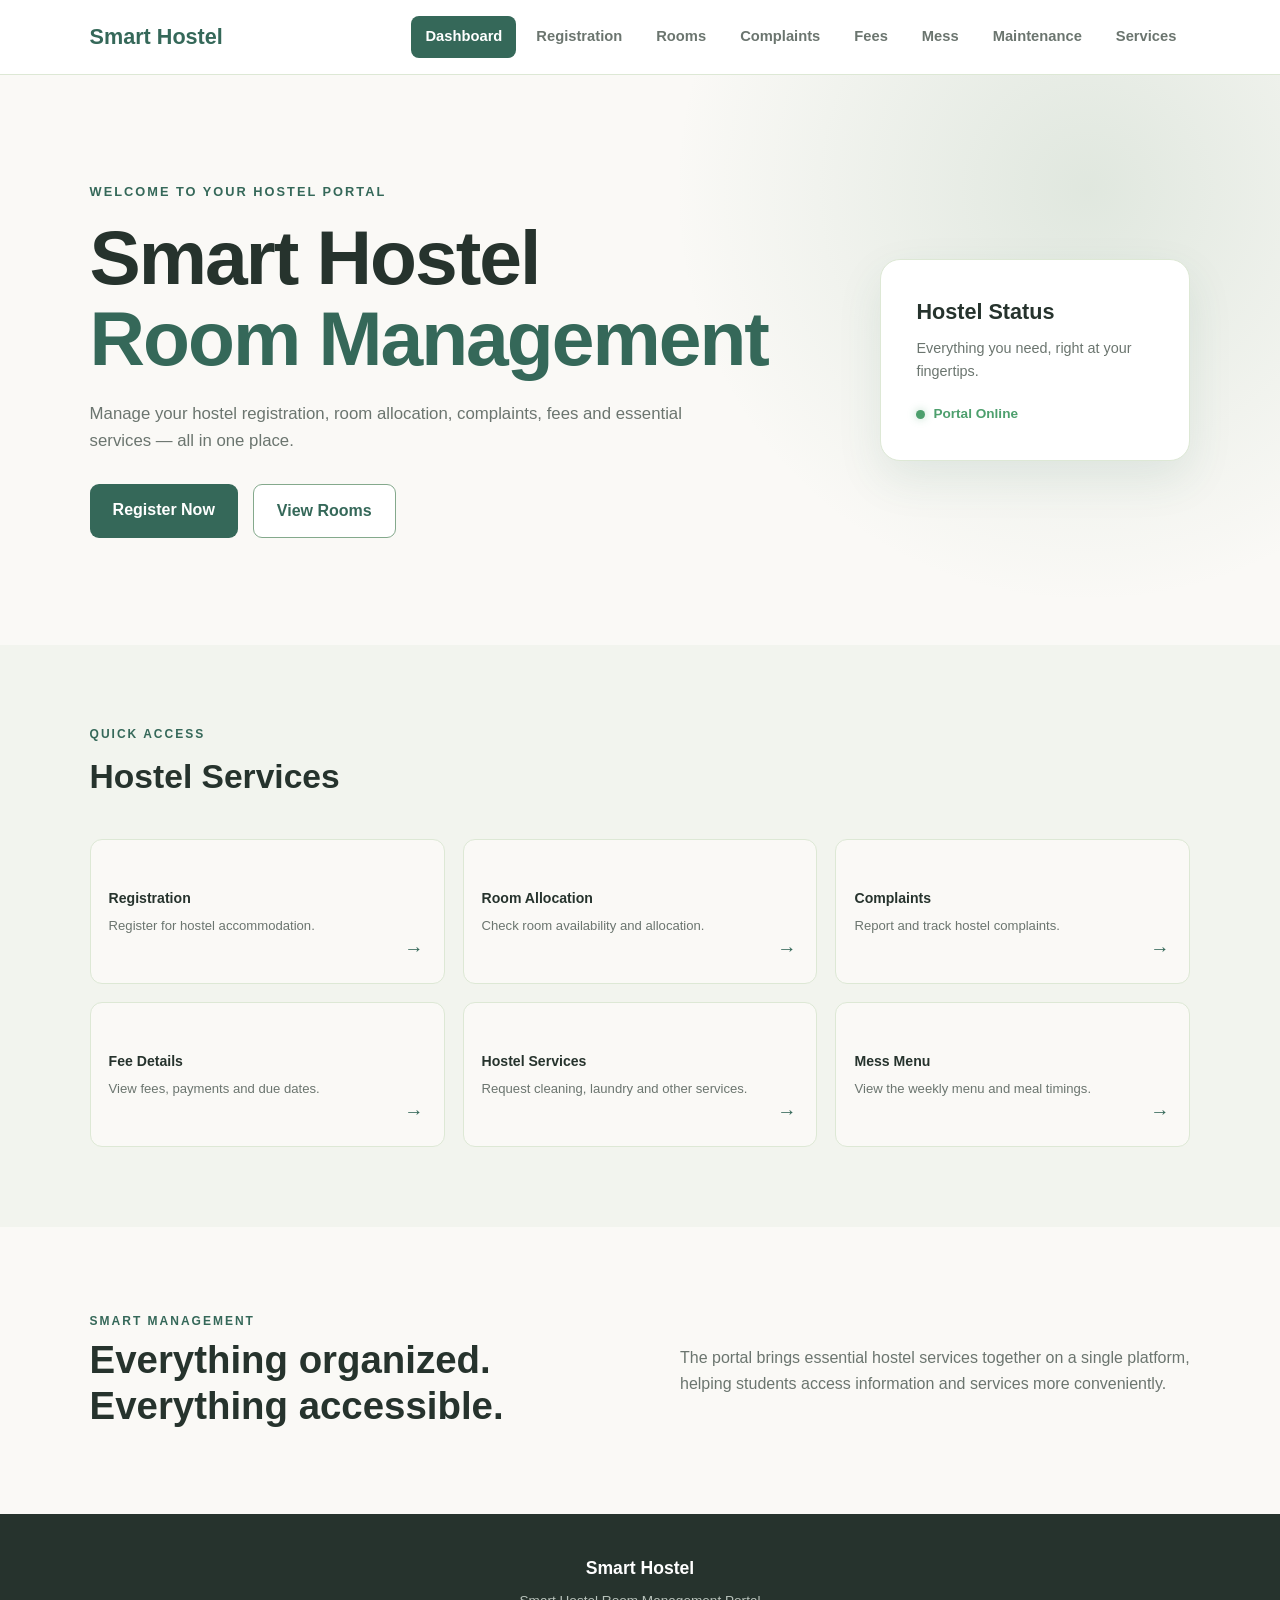
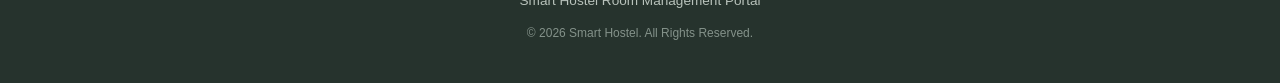
<file: index.html>
<!DOCTYPE html>
    <html lang="en">
    <head>
        <meta charset="UTF-8">
        <meta name="viewport" content="width=device-width, initial-scale=1.0">
        <title>Smart Hostel | Dashboard</title>

        <link rel="stylesheet" href="style.css">
    </head>

    <body>
 
        <header class="navbar">

            <div class="logo">
                <span>Smart Hostel</span>
            </div>

            <nav>
            <a href="index.html">Dashboard</a>
            <a href="registration.html">Registration</a>
            <a href="rooms.html">Rooms</a>
            <a href="complaints.html">Complaints</a>
            <a href="fees.html">Fees</a>
            <a href="mess.html">Mess</a>
            <a href="maintenance.html">Maintenance</a>
            <a href="services.html">Services</a>
            </nav>

        </header>


        <main>

            <section class="hero">

                <div class="hero-content">

                    <p class="welcome">WELCOME TO YOUR HOSTEL PORTAL</p>

                    <h1>
                        Smart Hostel<br>
                        <span>Room Management</span>
                    </h1>

                    <p>
                        Manage your hostel registration, room allocation,
                        complaints, fees and essential services — all in one place.
                    </p>

                    <div class="hero-buttons">
                        <a href="registration.html" class="btn primary-btn">
                            Register Now
                        </a>

                        <a href="rooms.html" class="btn secondary-btn">
                            View Rooms
                        </a>
                    </div>

                </div>

                <div class="hero-card">

                    

                    <h3>Hostel Status</h3>

                    <p>Everything you need, right at your fingertips.</p>

                    <div class="status">
                        <span class="status-dot"></span>
                        Portal Online
                    </div>

                </div>

            </section>


            <section class="dashboard">

                <div class="section-heading">
                    <p>QUICK ACCESS</p>
                    <h2>Hostel Services</h2>
                </div>


                <div class="service-grid">

                    <a href="registration.html" class="service-card">

                        

                        <div>
                            <h3>Registration</h3>
                            <p>Register for hostel accommodation.</p>
                        </div>

                        <span class="arrow">→</span>

                    </a>


                    <a href="rooms.html" class="service-card">

                        

                        <div>
                            <h3>Room Allocation</h3>
                            <p>Check room availability and allocation.</p>
                        </div>

                        <span class="arrow">→</span>

                    </a>


                    <a href="complaints.html" class="service-card">

                        

                        <div>
                            <h3>Complaints</h3>
                            <p>Report and track hostel complaints.</p>
                        </div>

                        <span class="arrow">→</span>

                    </a>


                    <a href="fees.html" class="service-card">

                        

                        <div>
                            <h3>Fee Details</h3>
                            <p>View fees, payments and due dates.</p>
                        </div>

                        <span class="arrow">→</span>

                    </a>


                    <a href="services.html" class="service-card">

                        

                        <div>
                            <h3>Hostel Services</h3>
                            <p>Request cleaning, laundry and other services.</p>
                        </div>

                        <span class="arrow">→</span>

                    </a>


                    <a href="mess.html" class="service-card">

                        

                        <div>
                            <h3>Mess Menu</h3>
                            <p>View the weekly menu and meal timings.</p>
                        </div>

                        <span class="arrow">→</span>

                    </a>

                </div>

            </section>


            <section class="info-section">

                <div>
                    <p class="small-title">SMART MANAGEMENT</p>

                    <h2>
                        Everything organized.<br>
                        Everything accessible.
                    </h2>
                </div>

                <p>
                    The portal brings essential hostel services together
                    on a single platform, helping students access information
                    and services more conveniently.
                </p>

            </section>

        </main>


        <footer>

            <div class="footer-logo">
                Smart Hostel
            </div>

            <p>
                Smart Hostel Room Management Portal
            </p>

            <p class="copyright">
                © 2026 Smart Hostel. All Rights Reserved.
            </p>

        </footer>


        <script src="script.js"></script>

    </body>
</html>
</file>
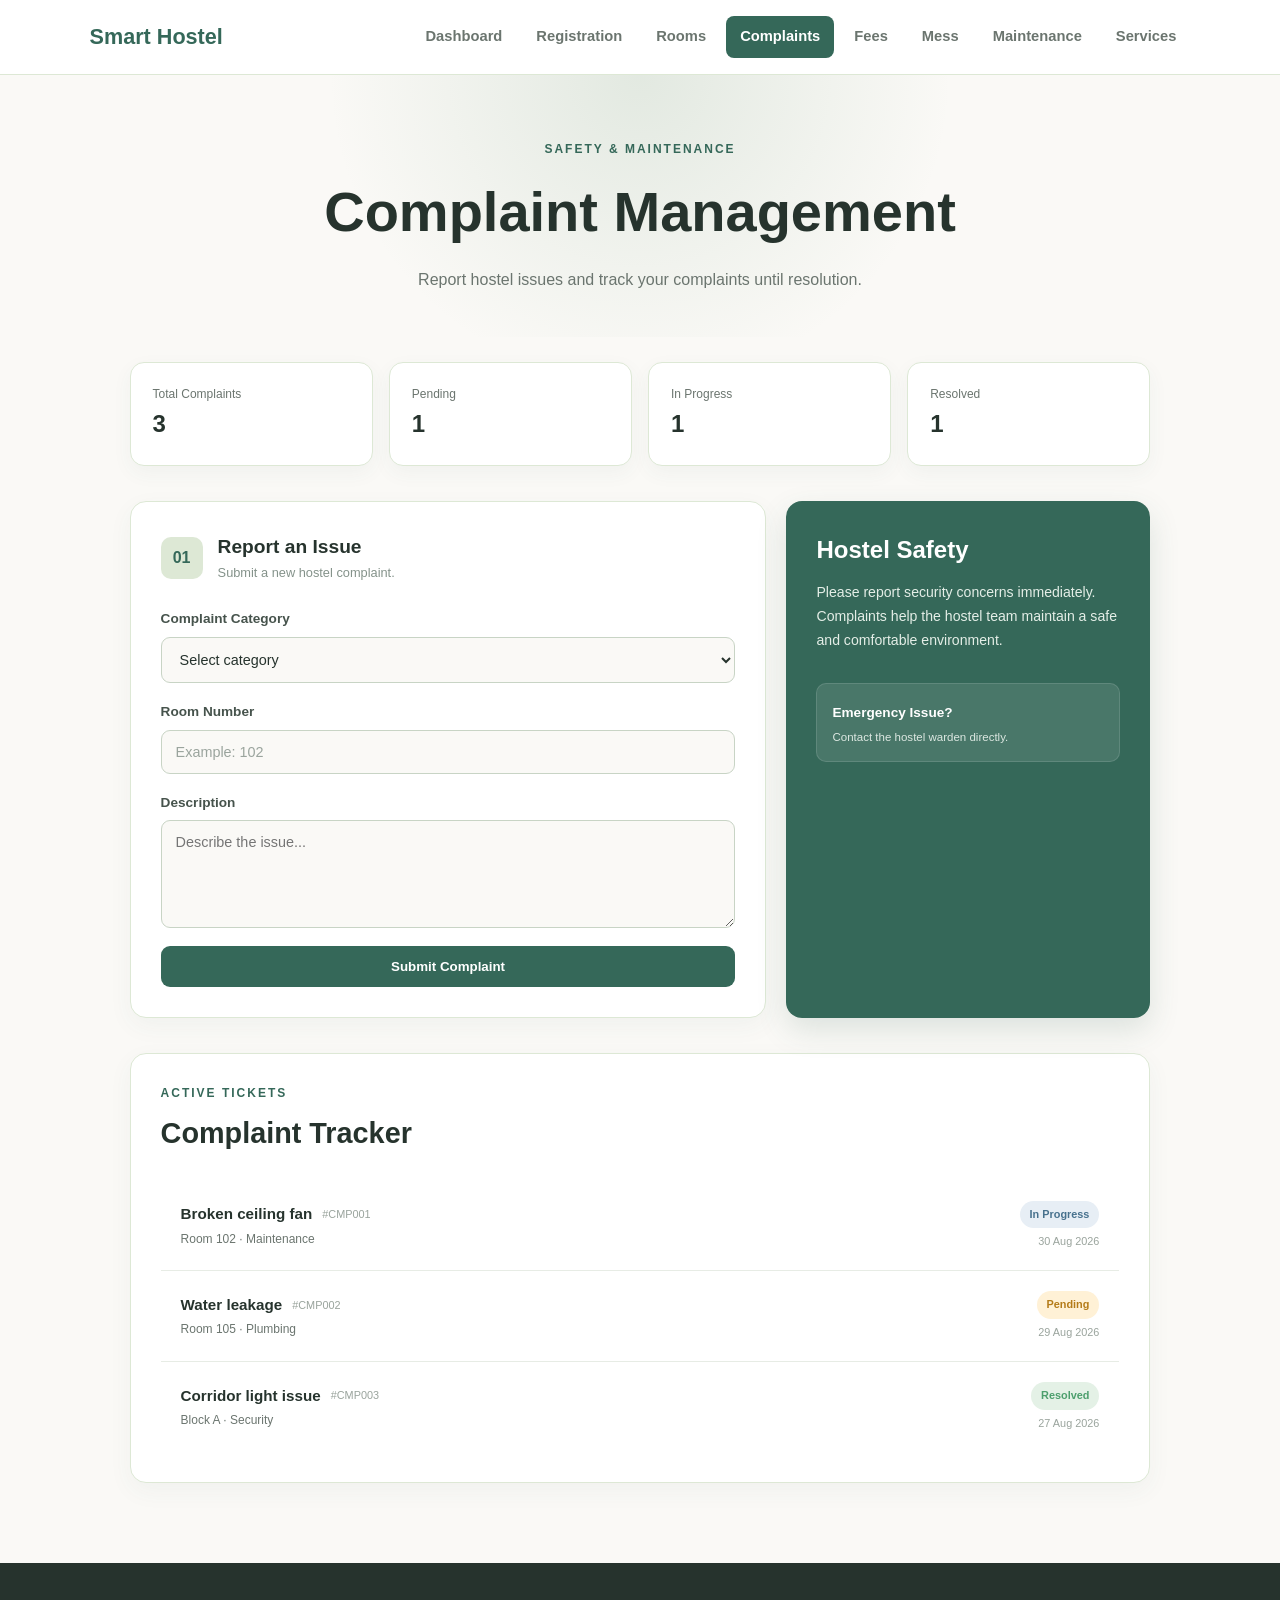
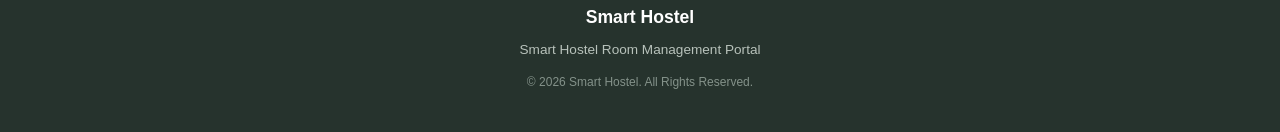
<file: complaints.html>
<!DOCTYPE html>
<html lang="en">

<head>
    <meta charset="UTF-8">
    <meta name="viewport" content="width=device-width, initial-scale=1.0">

    <title>Smart Hostel | Complaints</title>

    <link rel="stylesheet" href="style.css">
</head>

<body>

    
    <header class="navbar">

        <div class="logo">
            <span>Smart Hostel</span>
        </div>

        <nav>
            <a href="index.html">Dashboard</a>
            <a href="registration.html">Registration</a>
            <a href="rooms.html">Rooms</a>
            <a href="complaints.html">Complaints</a>
            <a href="fees.html">Fees</a>
            <a href="mess.html">Mess</a>
            <a href="maintenance.html">Maintenance</a>
            <a href="services.html">Services</a>
        </nav>

    </header>


    
    <section class="page-header">

        <p class="small-title">SAFETY & MAINTENANCE</p>

        <h1>Complaint Management</h1>

        <p>
            Report hostel issues and track your complaints until resolution.
        </p>

    </section>


    
    <main class="complaints-container">


        
        <section class="complaint-stats">

            <div class="complaint-stat">

                

                <div>
                    <p>Total Complaints</p>
                    <h2 id="totalComplaints">3</h2>
                </div>

            </div>


            <div class="complaint-stat">

                

                <div>
                    <p>Pending</p>
                    <h2 id="pendingComplaints">1</h2>
                </div>

            </div>


            <div class="complaint-stat">

                
                <div>
                    <p>In Progress</p>
                    <h2 id="progressComplaints">1</h2>
                </div>

            </div>


            <div class="complaint-stat">

                

                <div>
                    <p>Resolved</p>
                    <h2 id="resolvedComplaints">1</h2>
                </div>

            </div>

        </section>


        
        <section class="complaint-layout">


            
            <div class="complaint-form-card">

                <div class="form-section-title">

                    <span>01</span>

                    <div>
                        <h2>Report an Issue</h2>

                        <p>
                            Submit a new hostel complaint.
                        </p>
                    </div>

                </div>


                <form id="complaintForm">


                    <div class="form-group">

                        <label for="complaintCategory">
                            Complaint Category
                        </label>

                        <select
                            id="complaintCategory"
                            required
                        >

                            <option value="">
                                Select category
                            </option>

                            <option value="Plumbing">
                                Plumbing
                            </option>

                            <option value="Maintenance">
                                Maintenance
                            </option>

                            <option value="Security">
                                Security
                            </option>

                        </select>

                    </div>


                    <div class="form-group">

                        <label for="roomNumber">
                            Room Number
                        </label>

                        <input
                            type="text"
                            id="roomNumber"
                            placeholder="Example: 102"
                            required
                        >

                    </div>


                    <div class="form-group">

                        <label for="complaintDescription">
                            Description
                        </label>

                        <textarea
                            id="complaintDescription"
                            rows="5"
                            placeholder="Describe the issue..."
                            required
                        ></textarea>

                    </div>


                    <button
                        type="submit"
                        class="btn primary-btn complaint-submit"
                    >
                        Submit Complaint
                    </button>


                </form>

            </div>


            
            <div class="safety-card">

                

                <h2>Hostel Safety</h2>

                <p>
                    Please report security concerns immediately.
                    Complaints help the hostel team maintain a safe
                    and comfortable environment.
                </p>


                <div class="emergency-box">

                    

                    <div>
                        <strong>Emergency Issue?</strong>

                        <p>
                            Contact the hostel warden directly.
                        </p>
                    </div>

                </div>

            </div>

        </section>


        
        <section class="ticket-section">

            <div class="ticket-heading">

                <div>

                    <p class="small-title">
                        ACTIVE TICKETS
                    </p>

                    <h2>
                        Complaint Tracker
                    </h2>

                </div>

            </div>


            <div class="ticket-list" id="ticketList">


                
                <div class="ticket-card">

                    <div class="ticket-main">

                        

                        <div>

                            <div class="ticket-title">

                                <h3>
                                    Broken ceiling fan
                                </h3>

                                <span class="ticket-id">
                                    #CMP001
                                </span>

                            </div>

                            <p>
                                Room 102 · Maintenance
                            </p>

                        </div>

                    </div>


                    <div class="ticket-right">

                        <span class="ticket-status progress">
                            In Progress
                        </span>

                        <small>
                            30 Aug 2026
                        </small>

                    </div>

                </div>


               
                <div class="ticket-card">

                    <div class="ticket-main">

                        

                        <div>

                            <div class="ticket-title">

                                <h3>
                                    Water leakage
                                </h3>

                                <span class="ticket-id">
                                    #CMP002
                                </span>

                            </div>

                            <p>
                                Room 105 · Plumbing
                            </p>

                        </div>

                    </div>


                    <div class="ticket-right">

                        <span class="ticket-status pending">
                            Pending
                        </span>

                        <small>
                            29 Aug 2026
                        </small>

                    </div>

                </div>


                
                <div class="ticket-card">

                    <div class="ticket-main">

                        

                        <div>

                            <div class="ticket-title">

                                <h3>
                                    Corridor light issue
                                </h3>

                                <span class="ticket-id">
                                    #CMP003
                                </span>

                            </div>

                            <p>
                                Block A · Security
                            </p>

                        </div>

                    </div>


                    <div class="ticket-right">

                        <span class="ticket-status resolved">
                            Resolved
                        </span>

                        <small>
                            27 Aug 2026
                        </small>

                    </div>

                </div>


            </div>

        </section>


    </main>


    
    <footer>

        <div class="footer-logo">
            Smart Hostel
        </div>

        <p>
            Smart Hostel Room Management Portal
        </p>

        <p class="copyright">
            © 2026 Smart Hostel. All Rights Reserved.
        </p>

    </footer>


    <script src="script.js"></script>

</body>

</html>
</file>
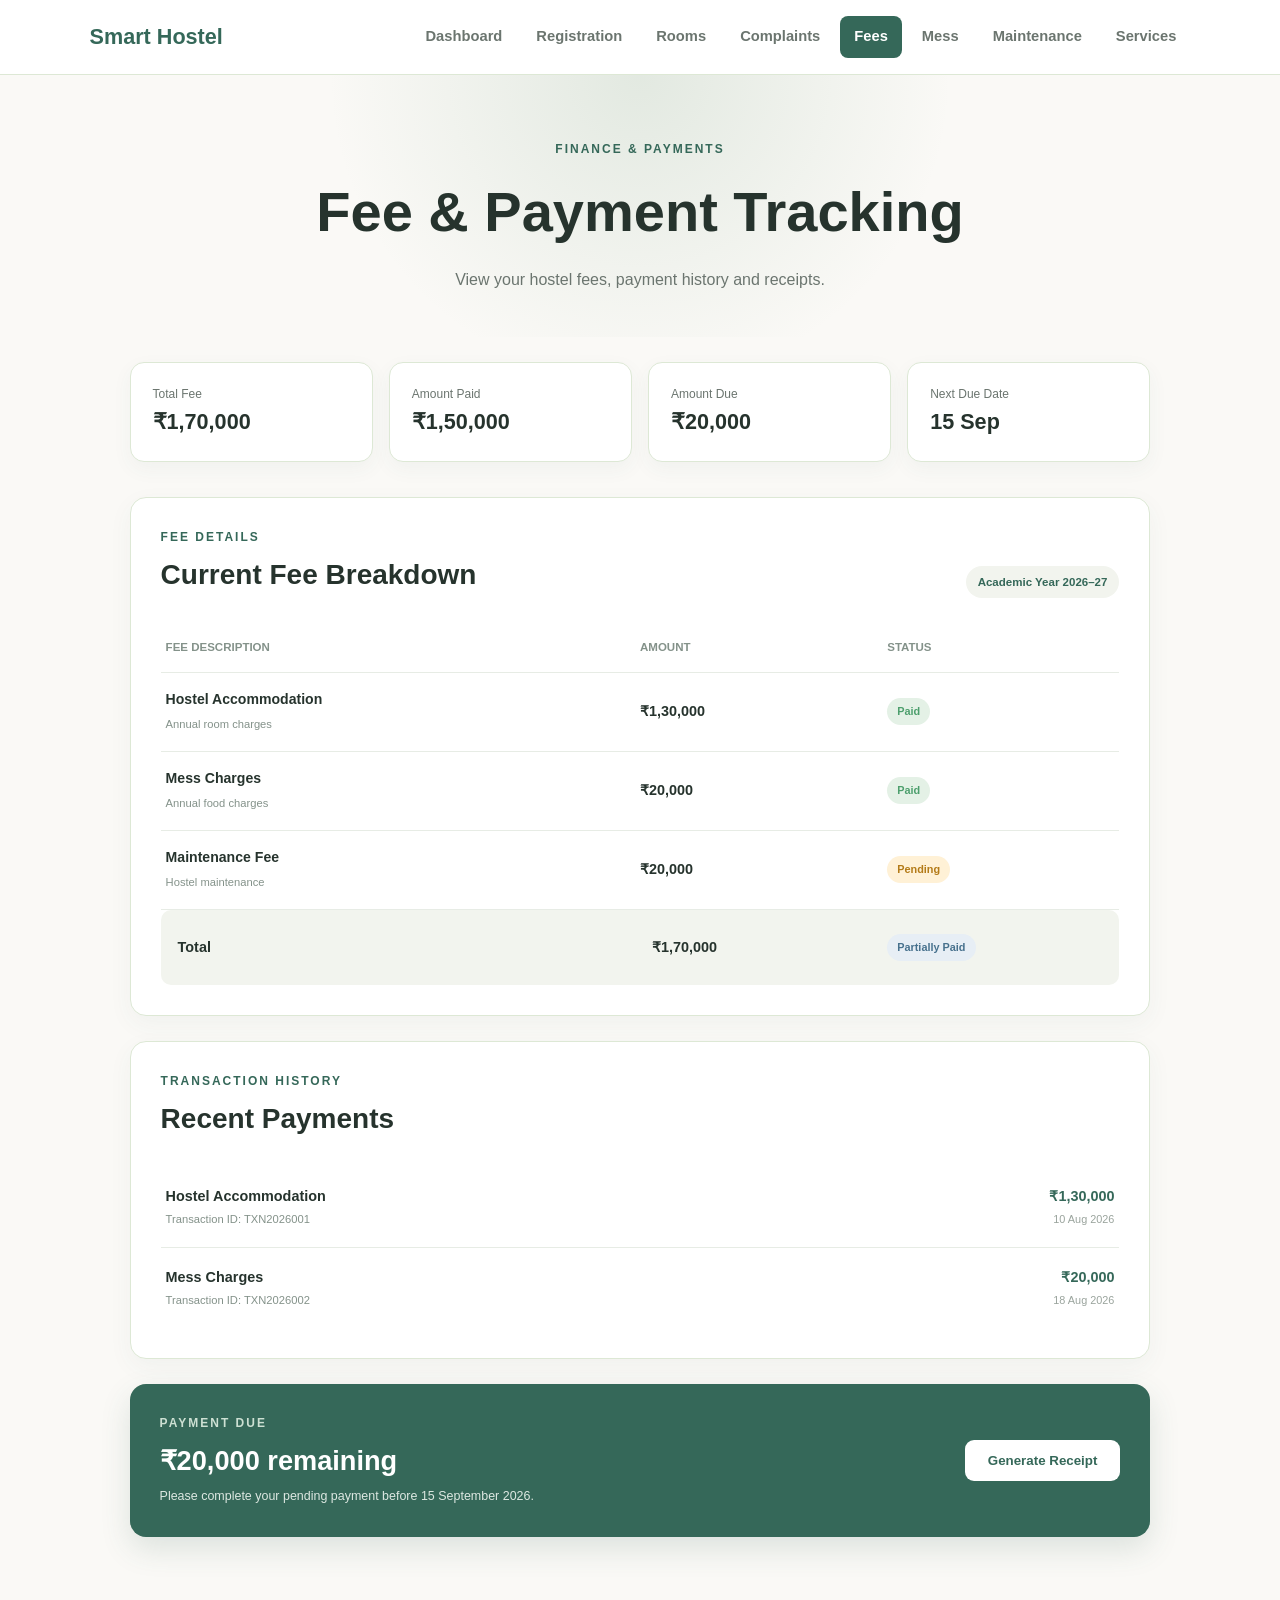
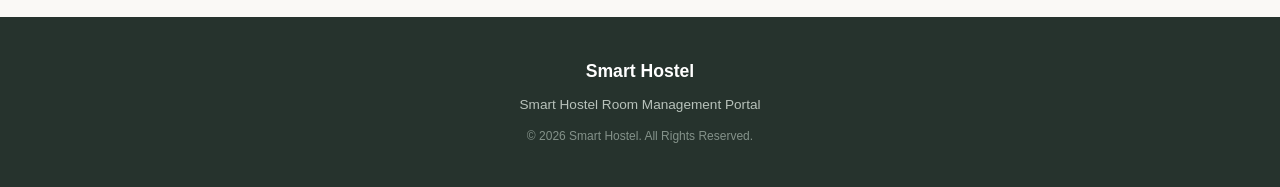
<file: fees.html>
<!DOCTYPE html>
<html lang="en">

<head>
    <meta charset="UTF-8">
    <meta name="viewport" content="width=device-width, initial-scale=1.0">

    <title>Smart Hostel | Fees</title>

    <link rel="stylesheet" href="style.css">
</head>

<body>

    
    <header class="navbar">

        <div class="logo">
            <span>Smart Hostel</span>
        </div>

        <nav>
            <a href="index.html">Dashboard</a>
            <a href="registration.html">Registration</a>
            <a href="rooms.html">Rooms</a>
            <a href="complaints.html">Complaints</a>
            <a href="fees.html">Fees</a>
            <a href="mess.html">Mess</a>
            <a href="maintenance.html">Maintenance</a>
            <a href="services.html">Services</a>
        </nav>

    </header>


    
    <section class="page-header">

        <p class="small-title">FINANCE & PAYMENTS</p>

        <h1>Fee & Payment Tracking</h1>

        <p>
            View your hostel fees, payment history and receipts.
        </p>

    </section>


    
    <main class="fees-container">


        
        <section class="fee-overview">

            <div class="fee-overview-card">

                

                <div>
                    <p>Total Fee</p>
                    <h2>₹1,70,000</h2>
                </div>

            </div>


            <div class="fee-overview-card paid-card">

                

                <div>
                    <p>Amount Paid</p>
                    <h2>₹1,50,000</h2>
                </div>

            </div>


            <div class="fee-overview-card due-card">

                

                <div>
                    <p>Amount Due</p>
                    <h2>₹20,000</h2>
                </div>

            </div>


            <div class="fee-overview-card">

                

                <div>
                    <p>Next Due Date</p>
                    <h2>15 Sep</h2>
                </div>

            </div>

        </section>


        
        <section class="fee-section">

            <div class="section-top">

                <div>
                    <p class="small-title">
                        FEE DETAILS
                    </p>

                    <h2>
                        Current Fee Breakdown
                    </h2>
                </div>

                <span class="academic-year">
                    Academic Year 2026–27
                </span>

            </div>


            <div class="fee-table">

                
                <div class="fee-row fee-header">

                    <span>Fee Description</span>
                    <span>Amount</span>
                    <span>Status</span>

                </div>


                
                <div class="fee-row">

                    <div class="fee-description">

                        

                        <div>
                            <strong>
                                Hostel Accommodation
                            </strong>

                            <small>
                                Annual room charges
                            </small>
                        </div>

                    </div>

                    <strong>
                        ₹1,30,000
                    </strong>

                    <span class="payment-status paid">
                        Paid
                    </span>

                </div>

 
                
                <div class="fee-row">

                    <div class="fee-description">

                        

                        <div>
                            <strong>
                                Mess Charges
                            </strong>

                            <small>
                                Annual food charges
                            </small>
                        </div>

                    </div>

                    <strong>
                        ₹20,000
                    </strong>

                    <span class="payment-status paid">
                        Paid
                    </span>

                </div>


                
                <div class="fee-row">

                    <div class="fee-description">

                        

                        <div>
                            <strong>
                                Maintenance Fee
                            </strong>

                            <small>
                                Hostel maintenance
                            </small>
                        </div>

                    </div>

                    <strong>
                        ₹20,000
                    </strong>

                    <span class="payment-status pending">
                        Pending
                    </span>

                </div>


                
                <div class="fee-row total-row">

                    <strong>
                        Total
                    </strong>

                    <strong>
                        ₹1,70,000
                    </strong>

                    <span class="payment-status partial">
                        Partially Paid
                    </span>

                </div>

            </div>

        </section>


        
        <section class="fee-section">

            <div class="section-top">

                <div>

                    <p class="small-title">
                        TRANSACTION HISTORY
                    </p>

                    <h2>
                        Recent Payments
                    </h2>

                </div>

            </div>


            <div class="payment-history">


                
                <div class="payment-item">

                    <div class="payment-main">

                        

                        <div>

                            <h3>
                                Hostel Accommodation
                            </h3>

                            <p>
                                Transaction ID:
                                TXN2026001
                            </p>

                        </div>

                    </div>

                    <div class="payment-amount">

                        <strong>
                            ₹1,30,000
                        </strong>

                        <small>
                            10 Aug 2026
                        </small>

                    </div>

                </div>


                
                <div class="payment-item">

                    <div class="payment-main">

                        
                        <div>

                            <h3>
                                Mess Charges
                            </h3>

                            <p>
                                Transaction ID:
                                TXN2026002
                            </p>

                        </div>

                    </div>

                    <div class="payment-amount">

                        <strong>
                            ₹20,000
                        </strong>

                        <small>
                            18 Aug 2026
                        </small>

                    </div>

                </div>

            </div>

        </section>


        
        <section class="payment-due-card">

            <div>

                <p class="small-title">
                    PAYMENT DUE
                </p>

                <h2>
                    ₹20,000 remaining
                </h2>

                <p>
                    Please complete your pending payment
                    before 15 September 2026.
                </p>

            </div>


            <button
                class="btn primary-btn"
                id="receiptButton"
            >
                Generate Receipt
            </button>

        </section>


    </main>


    
    <footer>

        <div class="footer-logo">
            Smart Hostel
        </div>

        <p>
            Smart Hostel Room Management Portal
        </p>

        <p class="copyright">
            © 2026 Smart Hostel. All Rights Reserved.
        </p>

    </footer>


    <script src="script.js"></script>

</body>

</html>
</file>
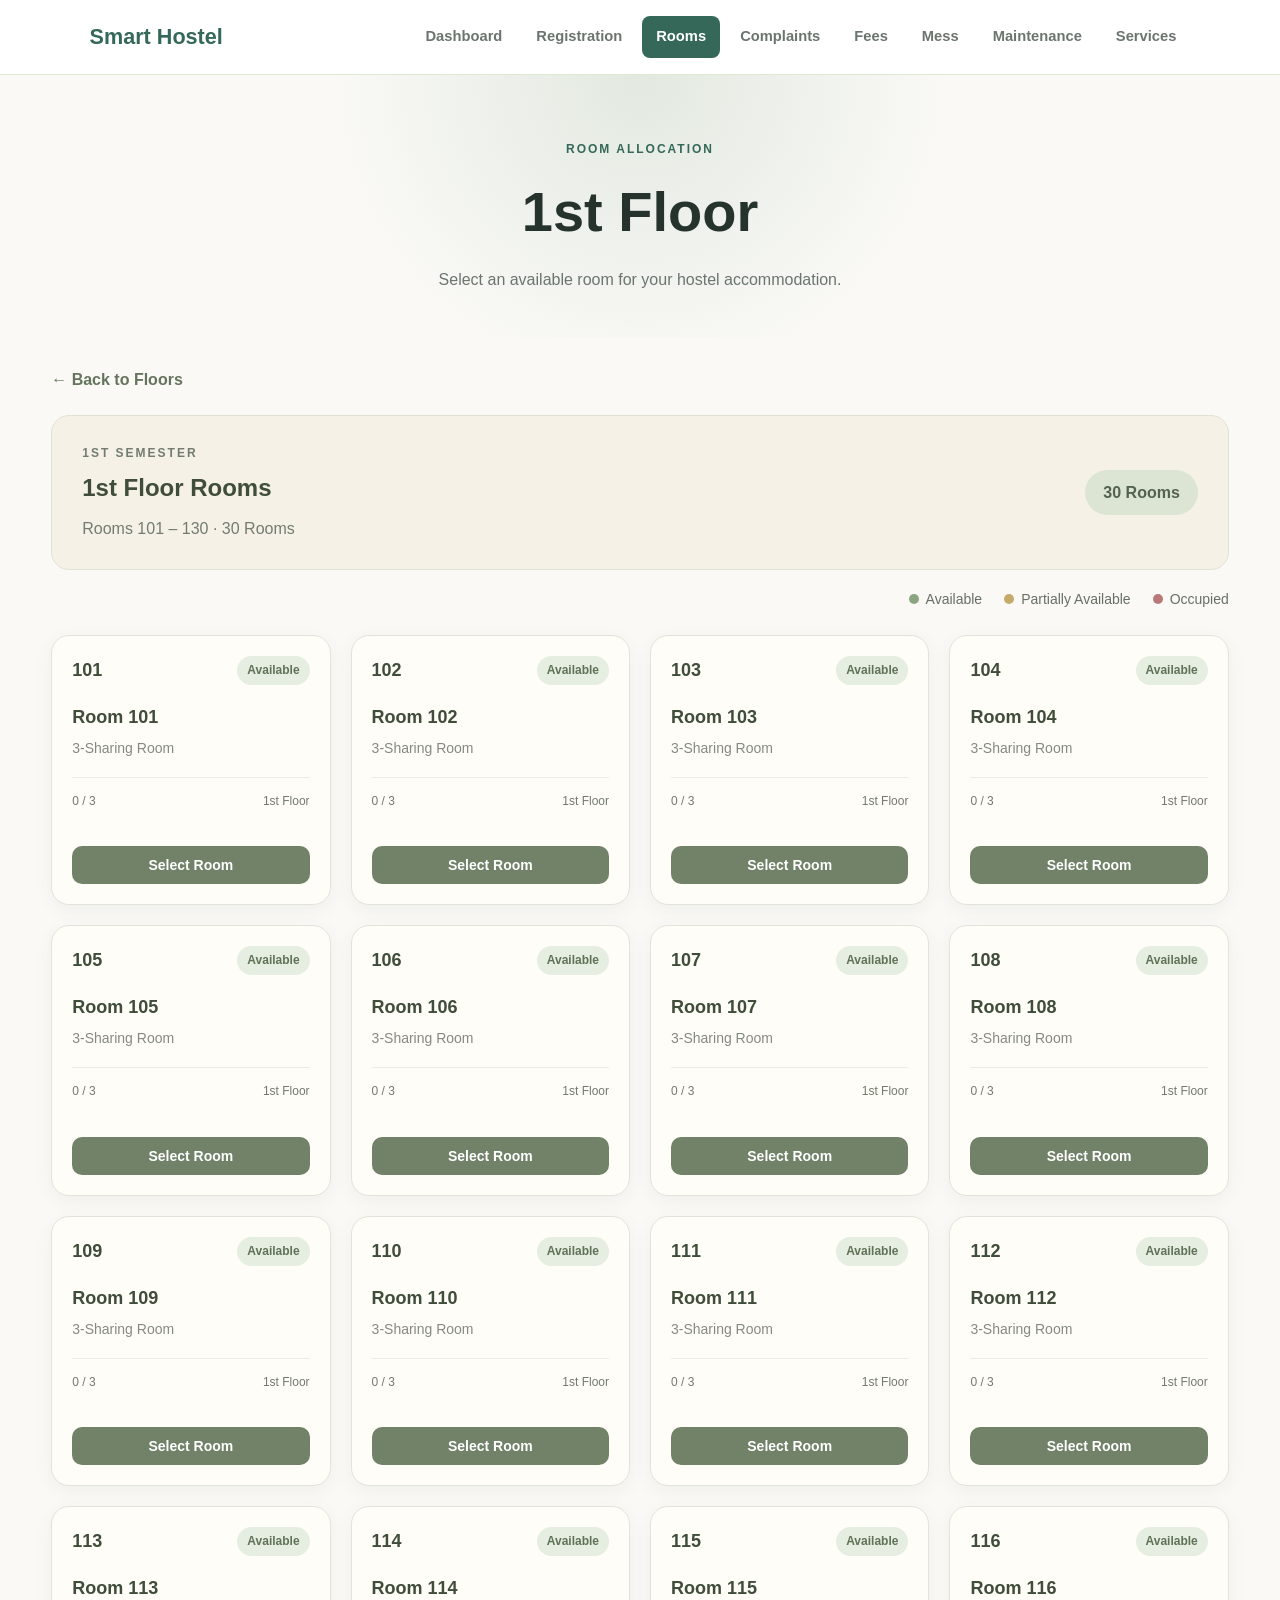
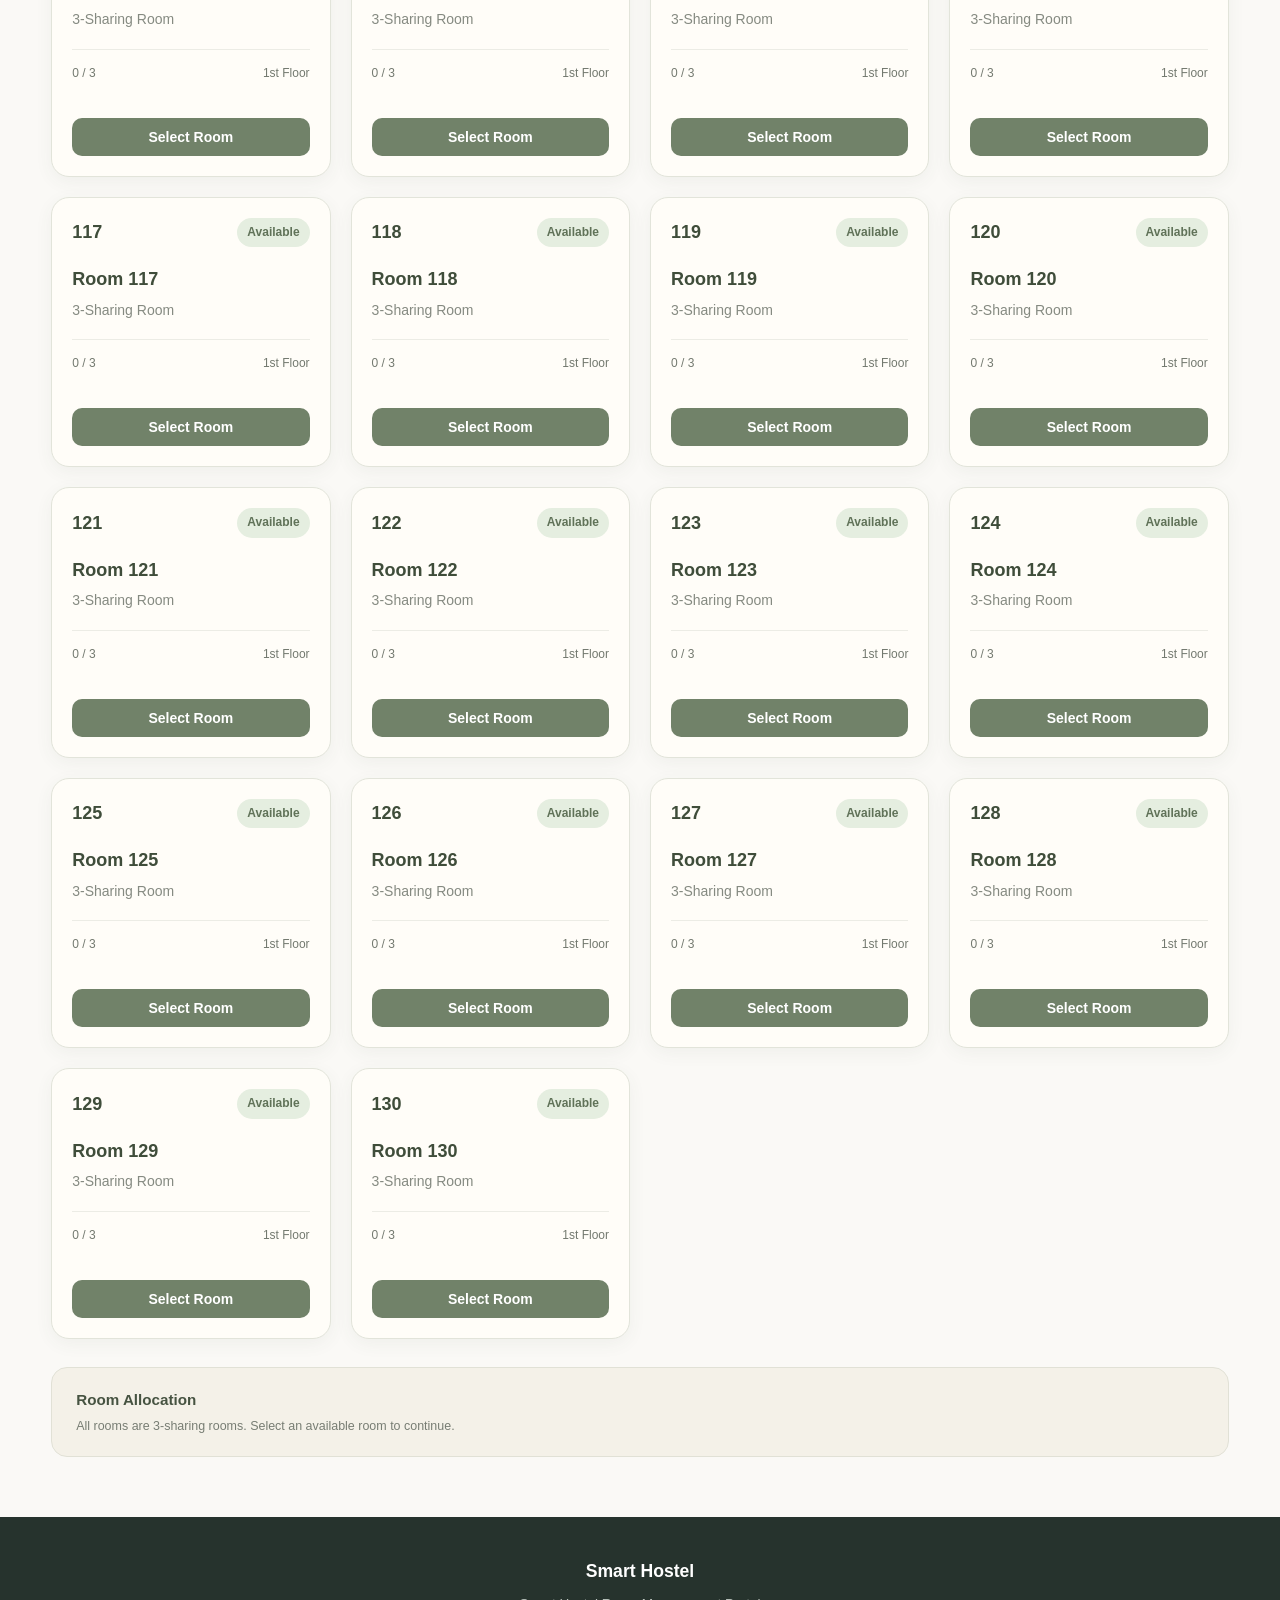
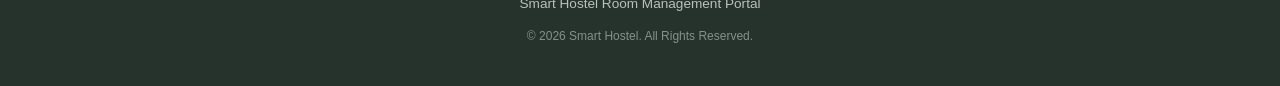
<file: first-floor.html>
<!DOCTYPE html>
<html lang="en">

<head>
    <meta charset="UTF-8">
    <meta name="viewport" content="width=device-width, initial-scale=1.0">

    <title>Smart Hostel | 1st Floor</title>

    <link rel="stylesheet" href="style.css">
</head>

<body>

    
    <header class="navbar">

        <div class="logo">
            <span>Smart Hostel</span>
        </div>

        <nav>
            <a href="index.html">Dashboard</a>
            <a href="registration.html">Registration</a>
            <a href="rooms.html" class="active">Rooms</a>
            <a href="complaints.html">Complaints</a>
            <a href="fees.html">Fees</a>
            <a href="mess.html">Mess</a>
            <a href="maintenance.html">Maintenance</a>
            <a href="services.html">Services</a>
        </nav>

    </header>


    
    <section class="page-header">

        <p class="small-title">ROOM ALLOCATION</p>

        <h1>1st Floor</h1>

        <p>
            Select an available room for your hostel accommodation.
        </p>

    </section>


    <main class="floor-room-container">

       
        <a href="rooms.html" class="back-room-link">
            ← Back to Floors
        </a>


        
        <section class="floor-room-header">

            <div>

                <p class="small-title">1ST SEMESTER</p>

                <h2>1st Floor Rooms</h2>

                <p>
                    Rooms 101 – 130 · 30 Rooms
                </p>

            </div>

            <div class="floor-room-count">
                30 Rooms
            </div>

        </section>


        
        <section class="room-legend-box">

            <span>
                <i class="legend-dot available"></i>
                Available
            </span>

            <span>
                <i class="legend-dot partial"></i>
                Partially Available
            </span>

            <span>
                <i class="legend-dot occupied"></i>
                Occupied
            </span>

        </section>


       
        <section class="floor-room-section">

            <div
                class="floor-room-grid"
                id="firstFloorRoomGrid">
            </div>

        </section>


        
        <section class="room-notice">

            

            <div>

                <h3>Room Allocation</h3>

                <p>
                    All rooms are 3-sharing rooms.
                    Select an available room to continue.
                </p>

            </div>

        </section>

    </main>


    
    <footer>

        <div class="footer-logo">
            Smart Hostel
        </div>

        <p>
            Smart Hostel Room Management Portal
        </p>

        <p class="copyright">
            © 2026 Smart Hostel. All Rights Reserved.
        </p>

    </footer>


    <script src="script.js"></script>

     
    <script>

        const firstFloorGrid =
            document.getElementById("firstFloorRoomGrid");

        for (let room = 101; room <= 130; room++) {

            const roomCard =
                document.createElement("div");

            roomCard.className =
                "room-card available-room";

            roomCard.innerHTML = `

                <div class="room-top">

                    <span class="room-number">
                        ${room}
                    </span>

                    <span class="room-status">
                        Available
                    </span>

                </div>


                


                <h3>
                    Room ${room}
                </h3>


                <p>
                    3-Sharing Room
                </p>


                <div class="room-info">

                    <span>
                        0 / 3
                    </span>

                    <span>
                        1st Floor
                    </span>

                </div>


                <button
                    class="room-button"
                    onclick="selectRoom('${room}')"
                >
                    Select Room
                </button>

            `;

            firstFloorGrid.appendChild(roomCard);
        }

    </script>

</body>

</html>
</file>
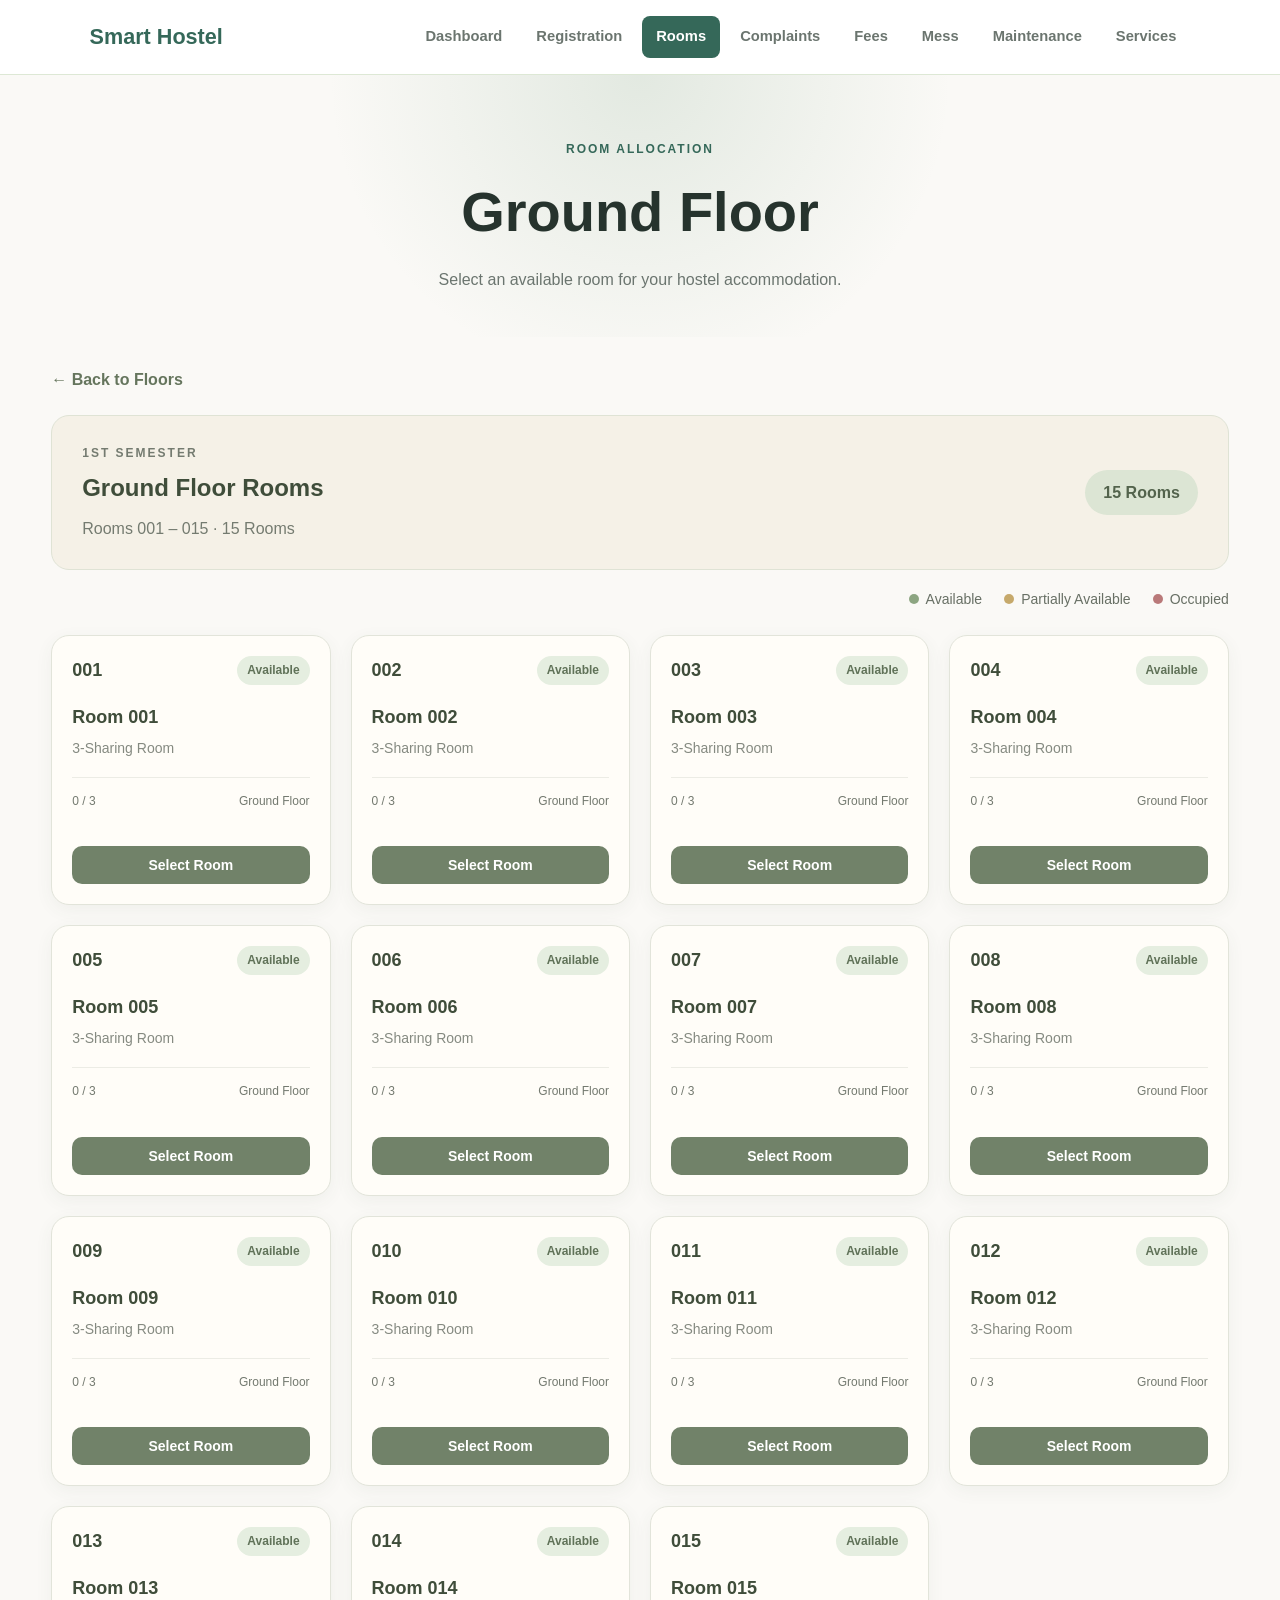
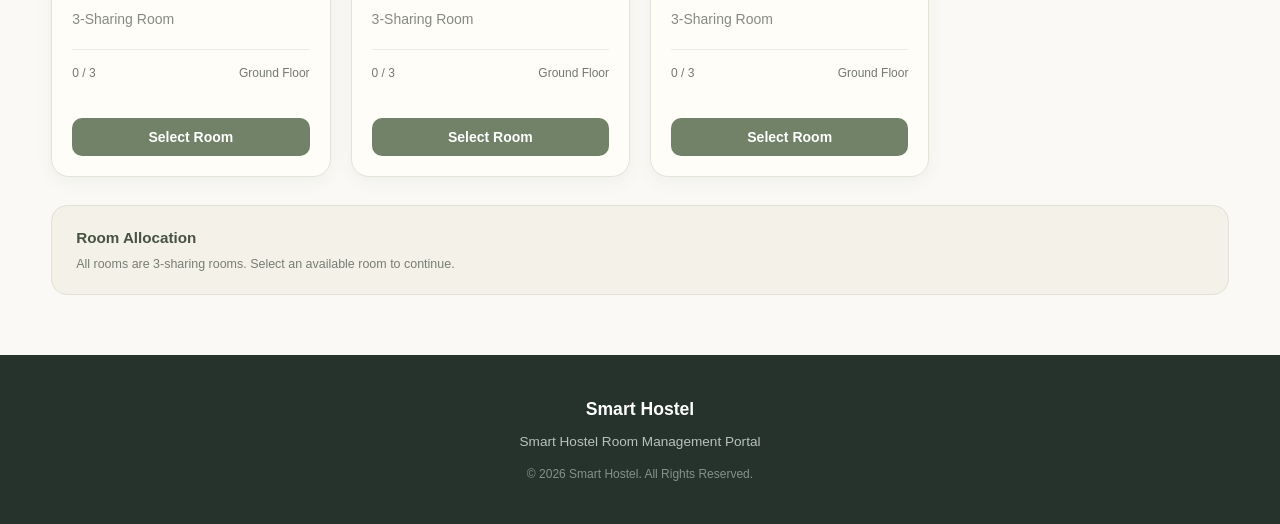
<file: ground-floor.html>
<!DOCTYPE html>
<html lang="en">

<head>
    <meta charset="UTF-8">
    <meta name="viewport" content="width=device-width, initial-scale=1.0">

    <title>Smart Hostel | Ground Floor</title>

    <link rel="stylesheet" href="style.css">
</head>

<body>

   
    <header class="navbar">

        <div class="logo">
            <span>Smart Hostel</span>
        </div>

        <nav>
            <a href="index.html">Dashboard</a>
            <a href="registration.html">Registration</a>
            <a href="rooms.html" class="active">Rooms</a>
            <a href="complaints.html">Complaints</a>
            <a href="fees.html">Fees</a>
            <a href="mess.html">Mess</a>
            <a href="maintenance.html">Maintenance</a>
            <a href="services.html">Services</a>
        </nav>

    </header>


   
    <section class="page-header">

        <p class="small-title">ROOM ALLOCATION</p>

        <h1>Ground Floor</h1>

        <p>
            Select an available room for your hostel accommodation.
        </p>

    </section>


    <main class="floor-room-container">

        
        <a href="rooms.html" class="back-room-link">
            ← Back to Floors
        </a>


        
        <section class="floor-room-header">

            <div>

                <p class="small-title">1ST SEMESTER</p>

                <h2>Ground Floor Rooms</h2>

                <p>
                    Rooms 001 – 015 · 15 Rooms
                </p>

            </div>

            <div class="floor-room-count">
                15 Rooms
            </div>

        </section>


        
        <section class="room-legend-box">

            <span>
                <i class="legend-dot available"></i>
                Available
            </span>

            <span>
                <i class="legend-dot partial"></i>
                Partially Available
            </span>

            <span>
                <i class="legend-dot occupied"></i>
                Occupied
            </span>

        </section>


        
        <section class="floor-room-section">

            <div class="floor-room-grid">


                
                <div class="room-card available-room">

                    <div class="room-top">
                        <span class="room-number">001</span>
                        <span class="room-status">Available</span>
                    </div>

                    

                    <h3>Room 001</h3>

                    <p>3-Sharing Room</p>

                    <div class="room-info">
                        <span>0 / 3</span>
                        <span>Ground Floor</span>
                    </div>

                    <button class="room-button"
                        onclick="selectRoom('001')">
                        Select Room
                    </button>

                </div>


                
                <div class="room-card available-room">

                    <div class="room-top">
                        <span class="room-number">002</span>
                        <span class="room-status">Available</span>
                    </div>

                    

                    <h3>Room 002</h3>

                    <p>3-Sharing Room</p>

                    <div class="room-info">
                        <span>0 / 3</span>
                        <span>Ground Floor</span>
                    </div>

                    <button class="room-button"
                        onclick="selectRoom('002')">
                        Select Room
                    </button>

                </div>


                
                <div class="room-card available-room">

                    <div class="room-top">
                        <span class="room-number">003</span>
                        <span class="room-status">Available</span>
                    </div>

                    

                    <h3>Room 003</h3>

                    <p>3-Sharing Room</p>

                    <div class="room-info">
                        <span>0 / 3</span>
                        <span>Ground Floor</span>
                    </div>

                    <button class="room-button"
                        onclick="selectRoom('003')">
                        Select Room
                    </button>

                </div>


                
                <div class="room-card available-room">

                    <div class="room-top">
                        <span class="room-number">004</span>
                        <span class="room-status">Available</span>
                    </div>

                    

                    <h3>Room 004</h3>

                    <p>3-Sharing Room</p>

                    <div class="room-info">
                        <span>0 / 3</span>
                        <span>Ground Floor</span>
                    </div>

                    <button class="room-button"
                        onclick="selectRoom('004')">
                        Select Room
                    </button>

                </div>


                <div class="room-card available-room">

                    <div class="room-top">
                        <span class="room-number">005</span>
                        <span class="room-status">Available</span>
                    </div>

                    

                    <h3>Room 005</h3>

                    <p>3-Sharing Room</p>

                    <div class="room-info">
                        <span> 0 / 3</span>
                        <span>Ground Floor</span>
                    </div>

                    <button class="room-button"
                        onclick="selectRoom('005')">
                        Select Room
                    </button>

                </div>


                <div class="room-card available-room">

                    <div class="room-top">
                        <span class="room-number">006</span>
                        <span class="room-status">Available</span>
                    </div>

                    

                    <h3>Room 006</h3>

                    <p>3-Sharing Room</p>

                    <div class="room-info">
                        <span>0 / 3</span>
                        <span>Ground Floor</span>
                    </div>

                    <button class="room-button"
                        onclick="selectRoom('006')">
                        Select Room
                    </button>

                </div>


                <div class="room-card available-room">

                    <div class="room-top">
                        <span class="room-number">007</span>
                        <span class="room-status">Available</span>
                    </div>

                    

                    <h3>Room 007</h3>

                    <p>3-Sharing Room</p>

                    <div class="room-info">
                        <span>0 / 3</span>
                        <span>Ground Floor</span>
                    </div>

                    <button class="room-button"
                        onclick="selectRoom('007')">
                        Select Room
                    </button>

                </div>


                <div class="room-card available-room">

                    <div class="room-top">
                        <span class="room-number">008</span>
                        <span class="room-status">Available</span>
                    </div>

                    

                    <h3>Room 008</h3>

                    <p>3-Sharing Room</p>

                    <div class="room-info">
                        <span>0 / 3</span>
                        <span>Ground Floor</span>
                    </div>

                    <button class="room-button"
                        onclick="selectRoom('008')">
                        Select Room
                    </button>

                </div>


                <div class="room-card available-room">

                    <div class="room-top">
                        <span class="room-number">009</span>
                        <span class="room-status">Available</span>
                    </div>

                    

                    <h3>Room 009</h3>

                    <p>3-Sharing Room</p>

                    <div class="room-info">
                        <span>0 / 3</span>
                        <span>Ground Floor</span>
                    </div>

                    <button class="room-button"
                        onclick="selectRoom('009')">
                        Select Room
                    </button>

                </div>


                <div class="room-card available-room">

                    <div class="room-top">
                        <span class="room-number">010</span>
                        <span class="room-status">Available</span>
                    </div>

                    

                    <h3>Room 010</h3>

                    <p>3-Sharing Room</p>

                    <div class="room-info">
                        <span>0 / 3</span>
                        <span>Ground Floor</span>
                    </div>

                    <button class="room-button"
                        onclick="selectRoom('010')">
                        Select Room
                    </button>

                </div>


                <div class="room-card available-room">

                    <div class="room-top">
                        <span class="room-number">011</span>
                        <span class="room-status">Available</span>
                    </div>

                    

                    <h3>Room 011</h3>

                    <p>3-Sharing Room</p>

                    <div class="room-info">
                        <span>0 / 3</span>
                        <span>Ground Floor</span>
                    </div>

                    <button class="room-button"
                        onclick="selectRoom('011')">
                        Select Room
                    </button>

                </div>

 
                <div class="room-card available-room">

                    <div class="room-top">
                        <span class="room-number">012</span>
                        <span class="room-status">Available</span>
                    </div>

                    

                    <h3>Room 012</h3>

                    <p>3-Sharing Room</p>

                    <div class="room-info">
                        <span>0 / 3</span>
                        <span>Ground Floor</span>
                    </div>

                    <button class="room-button"
                        onclick="selectRoom('012')">
                        Select Room
                    </button>

                </div>


                <div class="room-card available-room">

                    <div class="room-top">
                        <span class="room-number">013</span>
                        <span class="room-status">Available</span>
                    </div>

                    

                    <h3>Room 013</h3>

                    <p>3-Sharing Room</p>

                    <div class="room-info">
                        <span>0 / 3</span>
                        <span>Ground Floor</span>
                    </div>

                    <button class="room-button"
                        onclick="selectRoom('013')">
                        Select Room
                    </button>

                </div>


                <div class="room-card available-room">

                    <div class="room-top">
                        <span class="room-number">014</span>
                        <span class="room-status">Available</span>
                    </div>

                    

                    <h3>Room 014</h3>

                    <p>3-Sharing Room</p>

                    <div class="room-info">
                        <span>0 / 3</span>
                        <span>Ground Floor</span>
                    </div>

                    <button class="room-button"
                        onclick="selectRoom('014')">
                        Select Room
                    </button>

                </div>


                <div class="room-card available-room">

                    <div class="room-top">
                        <span class="room-number">015</span>
                        <span class="room-status">Available</span>
                    </div>

                    

                    <h3>Room 015</h3>

                    <p>3-Sharing Room</p>

                    <div class="room-info">
                        <span>0 / 3</span>
                        <span>Ground Floor</span>
                    </div>

                    <button class="room-button"
                        onclick="selectRoom('015')">
                        Select Room
                    </button>

                </div>


            </div>

        </section>


        <section class="room-notice">

            

            <div>

                <h3>Room Allocation</h3>

                <p>
                    All rooms are 3-sharing rooms.
                    Select an available room to continue.
                </p>

            </div>

        </section>

    </main>


    <footer>

        <div class="footer-logo">
            Smart Hostel
        </div>

        <p>
            Smart Hostel Room Management Portal
        </p>

        <p class="copyright">
            © 2026 Smart Hostel. All Rights Reserved.
        </p>

    </footer>


    <script src="script.js"></script>

</body>

</html>
</file>
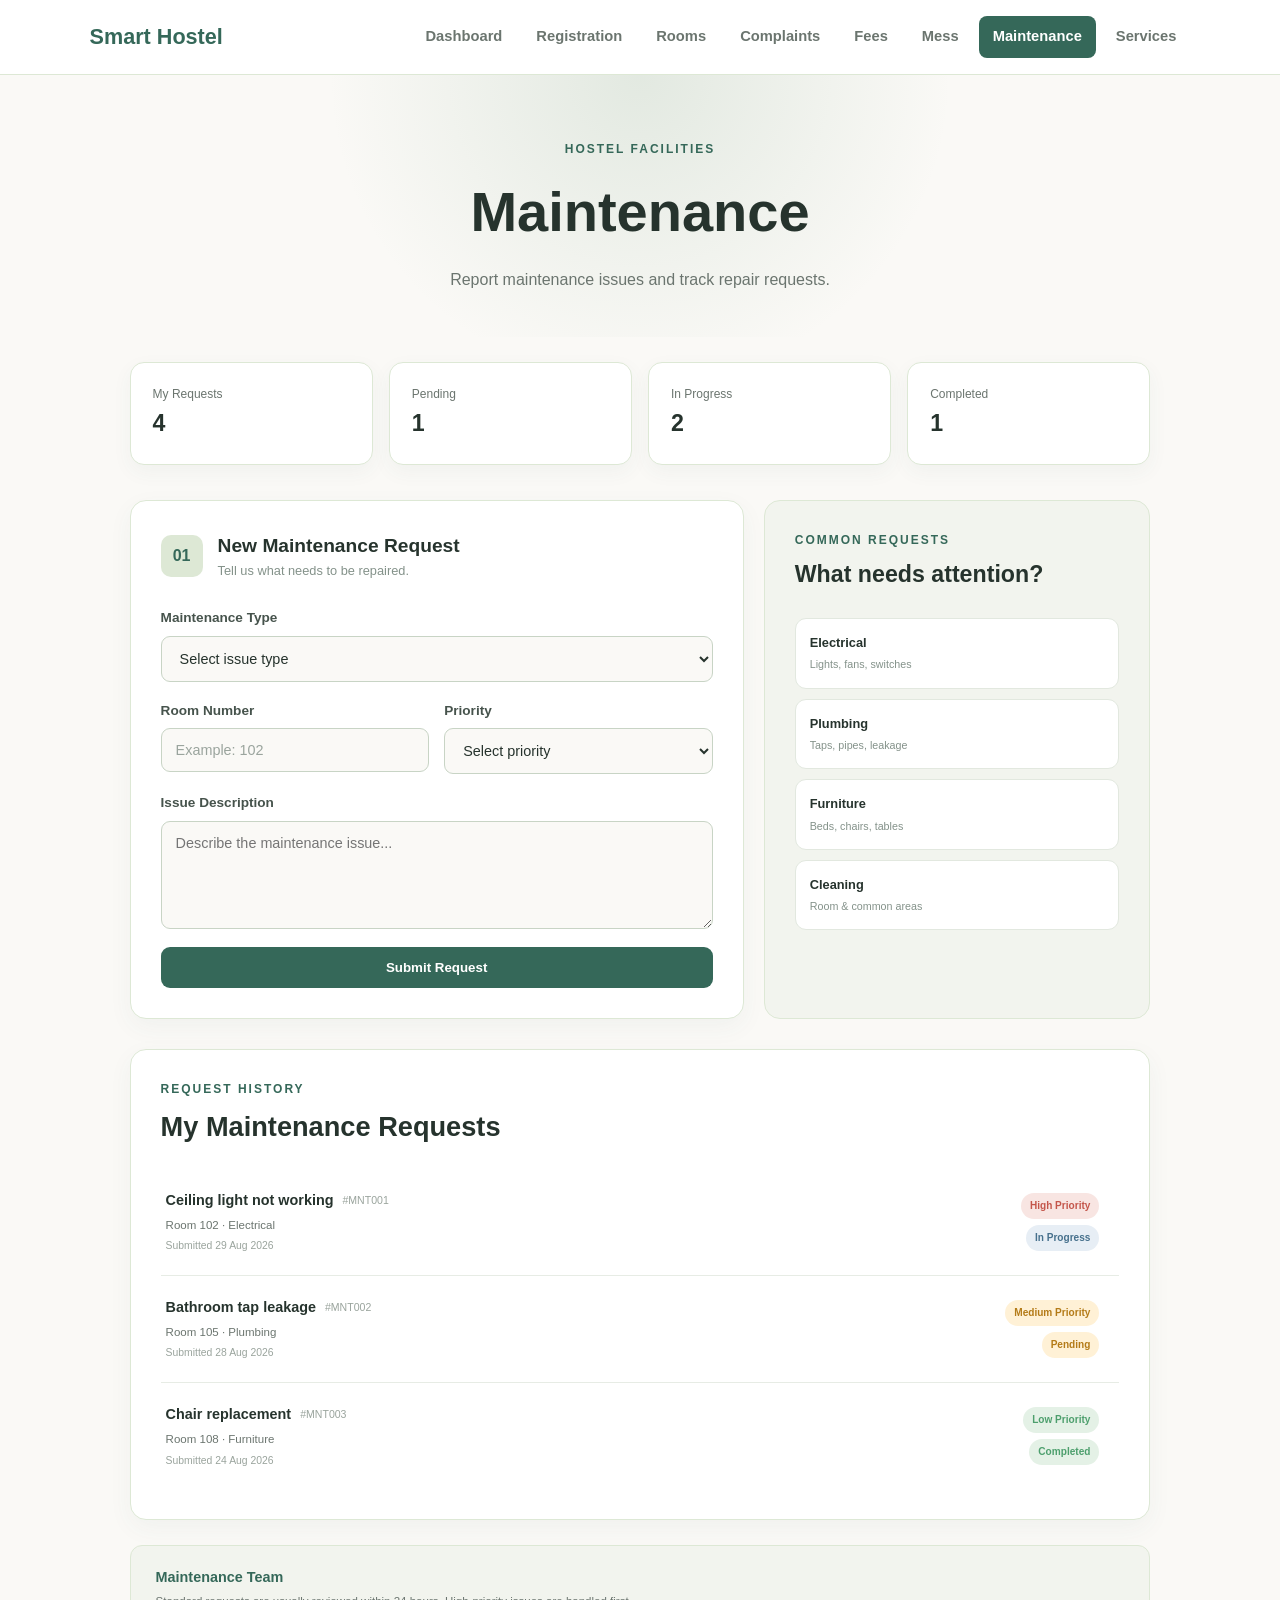
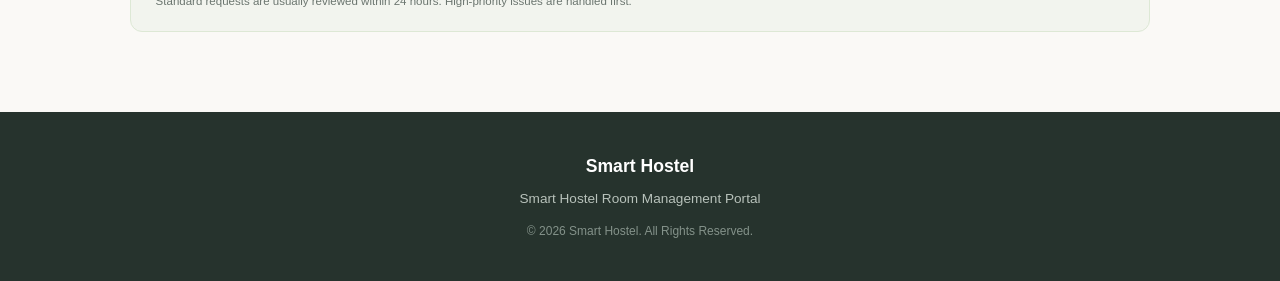
<file: maintenance.html>
<!DOCTYPE html>
<html lang="en">

<head>
    <meta charset="UTF-8">
    <meta name="viewport" content="width=device-width, initial-scale=1.0">

    <title>Smart Hostel | Maintenance</title>

    <link rel="stylesheet" href="style.css">
</head>

<body>

    <header class="navbar">

        <div class="logo">
            <span>Smart Hostel</span>
        </div>

        <nav>
            <a href="index.html">Dashboard</a>
            <a href="registration.html">Registration</a>
            <a href="rooms.html">Rooms</a>
            <a href="complaints.html">Complaints</a>
            <a href="fees.html">Fees</a>
            <a href="mess.html">Mess</a>
            <a href="maintenance.html">Maintenance</a>
            <a href="services.html">Services</a>
        </nav>

    </header>


    <section class="page-header">

        <p class="small-title">HOSTEL FACILITIES</p>

        <h1>Maintenance</h1>

        <p>
            Report maintenance issues and track repair requests.
        </p>

    </section>


    <main class="maintenance-container">


        <section class="maintenance-overview">

            <div class="maintenance-stat">

                

                <div>
                    <p>My Requests</p>
                    <h2 id="maintenanceTotal">4</h2>
                </div>

            </div>


            <div class="maintenance-stat">

                

                <div>
                    <p>Pending</p>
                    <h2 id="maintenancePending">1</h2>
                </div>

            </div>


            <div class="maintenance-stat">

                

                <div>
                    <p>In Progress</p>
                    <h2 id="maintenanceProgress">2</h2>
                </div>

            </div>


            <div class="maintenance-stat">

                
                <div>
                    <p>Completed</p>
                    <h2 id="maintenanceCompleted">1</h2>
                </div>

            </div>

        </section>


        <section class="maintenance-layout">


            <div class="maintenance-form-card">

                <div class="form-section-title">

                    <span>01</span>

                    <div>

                        <h2>New Maintenance Request</h2>

                        <p>
                            Tell us what needs to be repaired.
                        </p>

                    </div>

                </div>


                <form id="maintenanceForm">


                    <div class="form-group">

                        <label for="maintenanceType">
                            Maintenance Type
                        </label>

                        <select
                            id="maintenanceType"
                            required
                        >

                            <option value="">
                                Select issue type
                            </option>

                            <option value="Electrical">
                                Electrical
                            </option>

                            <option value="Plumbing">
                                Plumbing
                            </option>

                            <option value="Furniture">
                                Furniture
                            </option>

                            <option value="Appliance">
                                Appliance
                            </option>

                            <option value="Cleaning">
                                Cleaning
                            </option>

                            <option value="Other">
                                Other
                            </option>

                        </select>

                    </div>


                    <div class="maintenance-form-row">

                        <div class="form-group">

                            <label for="maintenanceRoom">
                                Room Number
                            </label>

                            <input
                                type="text"
                                id="maintenanceRoom"
                                placeholder="Example: 102"
                                required
                            >

                        </div>


                        <div class="form-group">

                            <label for="maintenancePriority">
                                Priority
                            </label>

                            <select
                                id="maintenancePriority"
                                required
                            >

                                <option value="">
                                    Select priority
                                </option>

                                <option value="Low">
                                    Low
                                </option>

                                <option value="Medium">
                                    Medium
                                </option>

                                <option value="High">
                                    High
                                </option>

                            </select>

                        </div>

                    </div>


                    <div class="form-group">

                        <label for="maintenanceDescription">
                            Issue Description
                        </label>

                        <textarea
                            id="maintenanceDescription"
                            rows="5"
                            placeholder="Describe the maintenance issue..."
                            required
                        ></textarea>

                    </div>


                    <button
                        type="submit"
                        class="btn primary-btn maintenance-submit"
                    >
                        Submit Request
                    </button>


                </form>

            </div>


            <div class="maintenance-category-card">

                <p class="small-title">
                    COMMON REQUESTS
                </p>

                <h2>
                    What needs attention?
                </h2>


                <div class="maintenance-categories">


                    <div class="maintenance-category">

                        

                        <div>
                            <strong>Electrical</strong>
                            <small>Lights, fans, switches</small>
                        </div>

                    </div>


                    <div class="maintenance-category">

                        

                        <div>
                            <strong>Plumbing</strong>
                            <small>Taps, pipes, leakage</small>
                        </div>

                    </div>


                    <div class="maintenance-category">

                        

                        <div>
                            <strong>Furniture</strong>
                            <small>Beds, chairs, tables</small>
                        </div>

                    </div>


                    <div class="maintenance-category">

                        

                        <div>
                            <strong>Cleaning</strong>
                            <small>Room & common areas</small>
                        </div>

                    </div>


                </div>

            </div>

        </section>


        <section class="maintenance-section">

            <div class="section-top">

                <div>

                    <p class="small-title">
                        REQUEST HISTORY
                    </p>

                    <h2>
                        My Maintenance Requests
                    </h2>

                </div>

            </div>


            <div
                class="maintenance-list"
                id="maintenanceList"
            >


                <div class="maintenance-request">

                    

                    <div class="request-details">

                        <div class="request-title">

                            <h3>
                                Ceiling light not working
                            </h3>

                            <span>
                                #MNT001
                            </span>

                        </div>

                        <p>
                            Room 102 · Electrical
                        </p>

                        <small>
                            Submitted 29 Aug 2026
                        </small>

                    </div>


                    <div class="request-meta">

                        <span class="priority high">
                            High Priority
                        </span>

                        <span class="maintenance-status progress">
                            In Progress
                        </span>

                    </div>

                </div>


                <div class="maintenance-request">

                    

                    <div class="request-details">

                        <div class="request-title">

                            <h3>
                                Bathroom tap leakage
                            </h3>

                            <span>
                                #MNT002
                            </span>

                        </div>

                        <p>
                            Room 105 · Plumbing
                        </p>

                        <small>
                            Submitted 28 Aug 2026
                        </small>

                    </div>


                    <div class="request-meta">

                        <span class="priority medium">
                            Medium Priority
                        </span>

                        <span class="maintenance-status pending">
                            Pending
                        </span>

                    </div>

                </div>


                <div class="maintenance-request">

                    

                    <div class="request-details">

                        <div class="request-title">

                            <h3>
                                Chair replacement
                            </h3>

                            <span>
                                #MNT003
                            </span>

                        </div>

                        <p>
                            Room 108 · Furniture
                        </p>

                        <small>
                            Submitted 24 Aug 2026
                        </small>

                    </div>


                    <div class="request-meta">

                        <span class="priority low">
                            Low Priority
                        </span>

                        <span class="maintenance-status completed">
                            Completed
                        </span>

                    </div>

                </div>


            </div>

        </section>


        <section class="maintenance-note">

            

            <div>

                <h3>
                    Maintenance Team
                </h3>

                <p>
                    Standard requests are usually reviewed within
                    24 hours. High-priority issues are handled first.
                </p>

            </div>

        </section>


    </main>

 
    <footer>

        <div class="footer-logo">
            Smart Hostel
        </div>

        <p>
            Smart Hostel Room Management Portal
        </p>

        <p class="copyright">
            © 2026 Smart Hostel. All Rights Reserved.
        </p>

    </footer>


    <script src="script.js"></script>

</body>

</html>
</file>
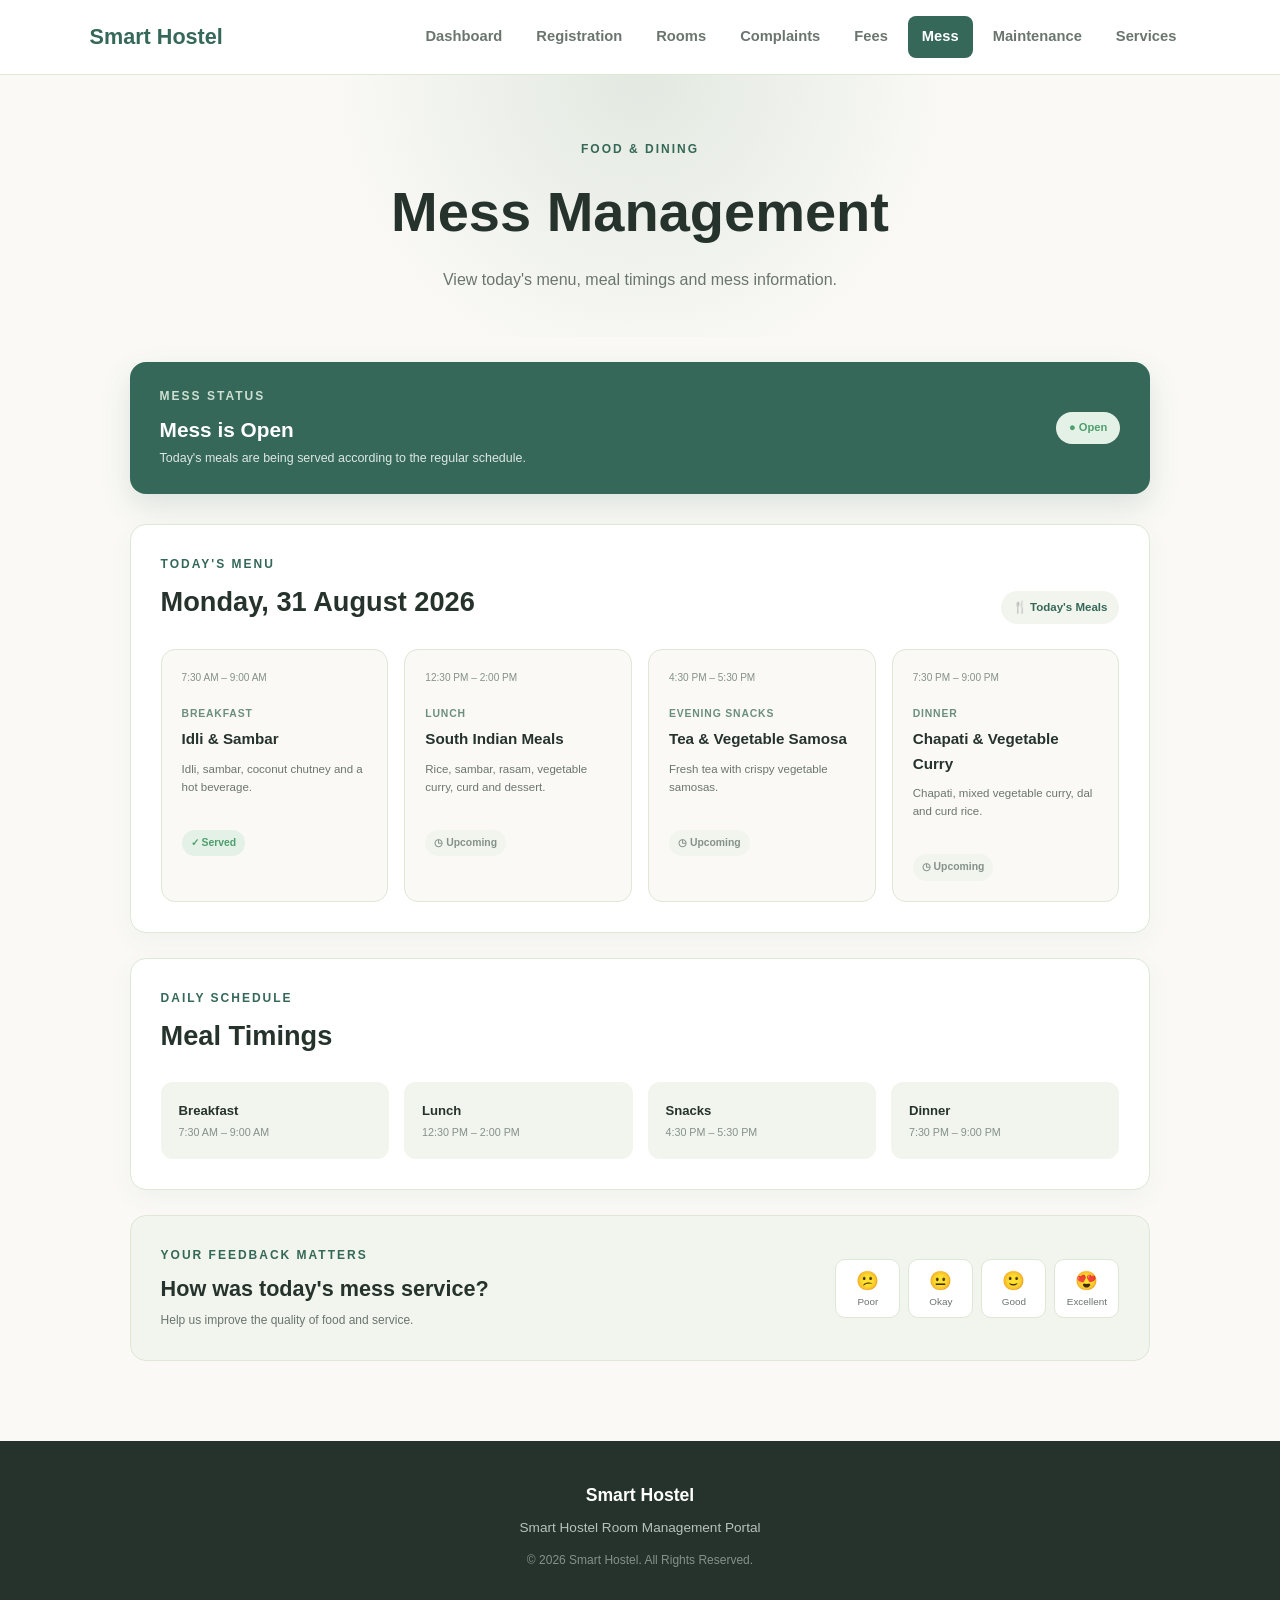
<file: mess.html>
<!DOCTYPE html>
<html lang="en">

<head>
    <meta charset="UTF-8">
    <meta name="viewport" content="width=device-width, initial-scale=1.0">

    <title>Smart Hostel | Mess</title>

    <link rel="stylesheet" href="style.css">
</head>

<body>

    <header class="navbar">

        <div class="logo">
            <span>Smart Hostel</span>
        </div>

        <nav>
            <a href="index.html">Dashboard</a>
            <a href="registration.html">Registration</a>
            <a href="rooms.html">Rooms</a>
            <a href="complaints.html">Complaints</a>
            <a href="fees.html">Fees</a>
            <a href="mess.html">Mess</a>
            <a href="maintenance.html">Maintenance</a>
            <a href="services.html">Services</a>
        </nav>

    </header>


    <section class="page-header">

        <p class="small-title">FOOD & DINING</p>

        <h1>Mess Management</h1>

        <p>
            View today's menu, meal timings and mess information.
        </p>

    </section>


    <main class="mess-container">


        <section class="mess-status-card">

            <div class="mess-status-content">

                

                <div>

                    <p class="small-title">
                        MESS STATUS
                    </p>

                    <h2>
                        Mess is Open
                    </h2>

                    <p>
                        Today's meals are being served according
                        to the regular schedule.
                    </p>

                </div>

            </div>

            <span class="open-badge">
                ● Open
            </span>

        </section>


        <section class="mess-section">

            <div class="section-top">

                <div>

                    <p class="small-title">
                        TODAY'S MENU
                    </p>

                    <h2>
                        Monday, 31 August 2026
                    </h2>

                </div>

                <span class="menu-label">
                    🍴 Today's Meals
                </span>

            </div>


            <div class="meal-grid">


                <div class="meal-card breakfast">

                    <div class="meal-top">

                        
                        <span class="meal-time">
                            7:30 AM – 9:00 AM
                        </span>

                    </div>

                    <p class="meal-type">
                        BREAKFAST
                    </p>

                    <h3>
                        Idli & Sambar
                    </h3>

                    <p>
                        Idli, sambar, coconut chutney
                        and a hot beverage.
                    </p>

                    <span class="meal-status">
                        ✓ Served
                    </span>

                </div>


                <div class="meal-card lunch">

                    <div class="meal-top">

                        

                        <span class="meal-time">
                            12:30 PM – 2:00 PM
                        </span>

                    </div>

                    <p class="meal-type">
                        LUNCH
                    </p>

                    <h3>
                        South Indian Meals
                    </h3>

                    <p>
                        Rice, sambar, rasam, vegetable curry,
                        curd and dessert.
                    </p>

                    <span class="meal-status upcoming">
                        ◷ Upcoming
                    </span>

                </div>


                <div class="meal-card snacks">

                    <div class="meal-top">

                        

                        <span class="meal-time">
                            4:30 PM – 5:30 PM
                        </span>

                    </div>

                    <p class="meal-type">
                        EVENING SNACKS
                    </p>

                    <h3>
                        Tea & Vegetable Samosa
                    </h3>

                    <p>
                        Fresh tea with crispy vegetable
                        samosas.
                    </p>

                    <span class="meal-status upcoming">
                        ◷ Upcoming
                    </span>

                </div>


                <div class="meal-card dinner">

                    <div class="meal-top">

                        

                        <span class="meal-time">
                            7:30 PM – 9:00 PM
                        </span>

                    </div>

                    <p class="meal-type">
                        DINNER
                    </p>

                    <h3>
                        Chapati & Vegetable Curry
                    </h3>

                    <p>
                        Chapati, mixed vegetable curry,
                        dal and curd rice.
                    </p>

                    <span class="meal-status upcoming">
                        ◷ Upcoming
                    </span>

                </div>


            </div>

        </section>


        <section class="mess-section">

            <div class="section-top">

                <div>

                    <p class="small-title">
                        DAILY SCHEDULE
                    </p>

                    <h2>
                        Meal Timings
                    </h2>

                </div>

            </div>


            <div class="timing-grid">

                <div class="timing-item">

                    
                    <div>
                        <strong>Breakfast</strong>
                        <small>7:30 AM – 9:00 AM</small>
                    </div>

                </div>


                <div class="timing-item">

                    

                    <div>
                        <strong>Lunch</strong>
                        <small>12:30 PM – 2:00 PM</small>
                    </div>

                </div>


                <div class="timing-item">

                    
                    <div>
                        <strong>Snacks</strong>
                        <small>4:30 PM – 5:30 PM</small>
                    </div>

                </div>


                <div class="timing-item">

                    
                    <div>
                        <strong>Dinner</strong>
                        <small>7:30 PM – 9:00 PM</small>
                    </div>

                </div>

            </div>

        </section>


        <section class="feedback-card">

            <div>

                <p class="small-title">
                    YOUR FEEDBACK MATTERS
                </p>

                <h2>
                    How was today's mess service?
                </h2>

                <p>
                    Help us improve the quality of food
                    and service.
                </p>

            </div>


            <div class="rating-buttons">

                <button onclick="messFeedback('Poor')">
                    😕
                    <span>Poor</span>
                </button>

                <button onclick="messFeedback('Okay')">
                    😐
                    <span>Okay</span>
                </button>

                <button onclick="messFeedback('Good')">
                    🙂
                    <span>Good</span>
                </button>

                <button onclick="messFeedback('Excellent')">
                    😍
                    <span>Excellent</span>
                </button>

            </div>

        </section>


    </main>

 
    <footer>

        <div class="footer-logo">
            Smart Hostel
        </div>

        <p>
            Smart Hostel Room Management Portal
        </p>

        <p class="copyright">
            © 2026 Smart Hostel. All Rights Reserved.
        </p>

    </footer>


    <script src="script.js"></script>

</body>

</html>
</file>
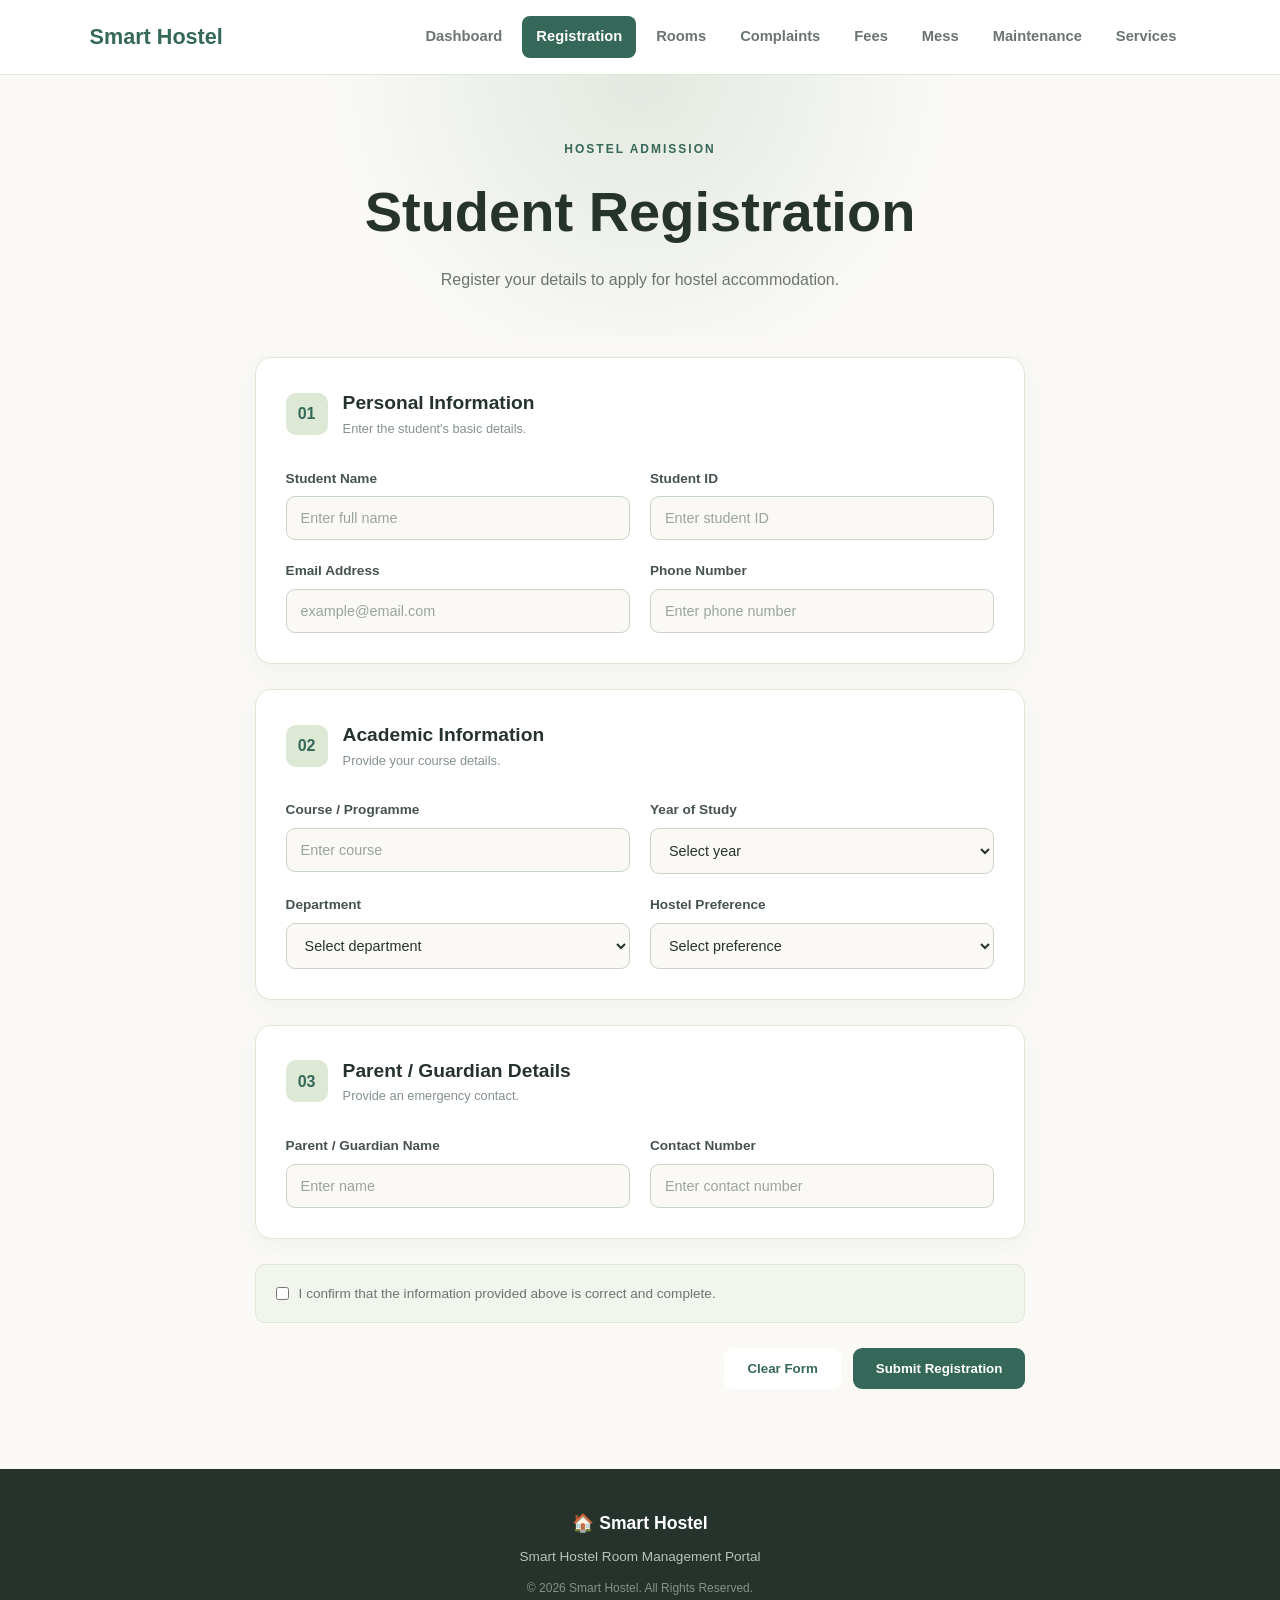
<file: registration.html>
<!DOCTYPE html>
<html lang="en">
<head>
    <meta charset="UTF-8">
    <meta name="viewport" content="width=device-width, initial-scale=1.0">

    <title>Smart Hostel | Registration</title>

    <link rel="stylesheet" href="style.css">
</head>

<body>

    <header class="navbar">

        <div class="logo">
            <span>Smart Hostel</span>
        </div>

        <nav>
            <a href="index.html">Dashboard</a>
            <a href="registration.html">Registration</a>
            <a href="rooms.html">Rooms</a>
            <a href="complaints.html">Complaints</a>
            <a href="fees.html">Fees</a>
            <a href="mess.html">Mess</a>
            <a href="maintenance.html">Maintenance</a>
            <a href="services.html">Services</a>
        </nav>

    </header>


    <section class="page-header">

        <p class="small-title">HOSTEL ADMISSION</p>

        <h1>Student Registration</h1>

        <p>
            Register your details to apply for hostel accommodation.
        </p>

    </section>


    <main class="form-container">

        <form id="registrationForm">

            <div class="form-section">

                <div class="form-section-title">
                    <span>01</span>

                    <div>
                        <h2>Personal Information</h2>
                        <p>Enter the student's basic details.</p>
                    </div>
                </div>


                <div class="form-grid">

                    <div class="form-group">

                        <label for="studentName">
                            Student Name
                        </label>

                        <input
                            type="text"
                            id="studentName"
                            name="studentName"
                            placeholder="Enter full name"
                            required
                        >

                    </div>


                    <div class="form-group">

                        <label for="studentId">
                            Student ID
                        </label>

                        <input
                            type="text"
                            id="studentId"
                            name="studentId"
                            placeholder="Enter student ID"
                            required
                        >

                    </div>


                    <div class="form-group">

                        <label for="email">
                            Email Address
                        </label>

                        <input
                            type="email"
                            id="email"
                            name="email"
                            placeholder="example@email.com"
                            required
                        >

                    </div>


                    <div class="form-group">

                        <label for="phone">
                            Phone Number
                        </label>

                        <input
                            type="tel"
                            id="phone"
                            name="phone"
                            placeholder="Enter phone number"
                            required
                        >

                    </div>

                </div>

            </div>


            <div class="form-section">

                <div class="form-section-title">

                    <span>02</span>

                    <div>
                        <h2>Academic Information</h2>
                        <p>Provide your course details.</p>
                    </div>

                </div>


                <div class="form-grid">

                    <div class="form-group">

                        <label for="course">
                            Course / Programme
                        </label>

                        <input
                            type="text"
                            id="course"
                            name="course"
                            placeholder="Enter course"
                            required
                        >

                    </div>


                    <div class="form-group">

                        <label for="year">
                            Year of Study
                        </label>

                        <select id="year" name="year" required>

                            <option value="">
                                Select year
                            </option>

                            <option value="1">
                                First Year
                            </option>

                            <option value="2">
                                Second Year
                            </option>

                            <option value="3">
                                Third Year
                            </option>

                            <option value="4">
                                Fourth Year
                            </option>

                        </select>

                    </div>


                    <div class="form-group">

                        <label for="department">
                            Department
                        </label>

                        <select
                            id="department"
                            name="department"
                            required
                        >

                            <option value="">
                                Select department
                            </option>

                            <option value="cse">
                                Computer Science
                            </option>

                            <option value="it">
                                Information Technology
                            </option>

                            <option value="ece">
                                Electronics & Communication
                            </option>

                            <option value="eee">
                                Electrical & Electronics
                            </option>

                            <option value="mech">
                                Mechanical
                            </option>

                            <option value="civil">
                                Civil Engineering
                            </option>

                        </select>

                    </div>


                    <div class="form-group">

                        <label for="hostelType">
                            Hostel Preference
                        </label>

                        <select
                            id="hostelType"
                            name="hostelType"
                            required
                        >

                            <option value="">
                                Select preference
                            </option>

                            <option value="single">
                                Single Room
                            </option>

                            <option value="double">
                                Double Sharing
                            </option>

                            <option value="triple">
                                Triple Sharing
                            </option>

                        </select>

                    </div>

                </div>

            </div>


            <div class="form-section">

                <div class="form-section-title">

                    <span>03</span>

                    <div>
                        <h2>Parent / Guardian Details</h2>
                        <p>Provide an emergency contact.</p>
                    </div>

                </div>


                <div class="form-grid">

                    <div class="form-group">

                        <label for="guardianName">
                            Parent / Guardian Name
                        </label>

                        <input
                            type="text"
                            id="guardianName"
                            name="guardianName"
                            placeholder="Enter name"
                            required
                        >

                    </div>


                    <div class="form-group">

                        <label for="guardianPhone">
                            Contact Number
                        </label>

                        <input
                            type="tel"
                            id="guardianPhone"
                            name="guardianPhone"
                            placeholder="Enter contact number"
                            required
                        >

                    </div>

                </div>

            </div>


            <div class="declaration">

                <label>

                    <input
                        type="checkbox"
                        id="declaration"
                        required
                    >

                    <span>
                        I confirm that the information provided above
                        is correct and complete.
                    </span>

                </label>

            </div>


            <div class="form-actions">

                <button
                    type="reset"
                    class="btn secondary-btn"
                >
                    Clear Form
                </button>

                <button
                    type="submit"
                    class="btn primary-btn"
                >
                    Submit Registration
                </button>

            </div>

        </form>

    </main>

 
    <footer>

        <div class="footer-logo">
            🏠 Smart Hostel
        </div>

        <p>
            Smart Hostel Room Management Portal
        </p>

        <p class="copyright">
            © 2026 Smart Hostel. All Rights Reserved.
        </p>

    </footer>


    <script src="script.js"></script>

</body>
</html>
</file>
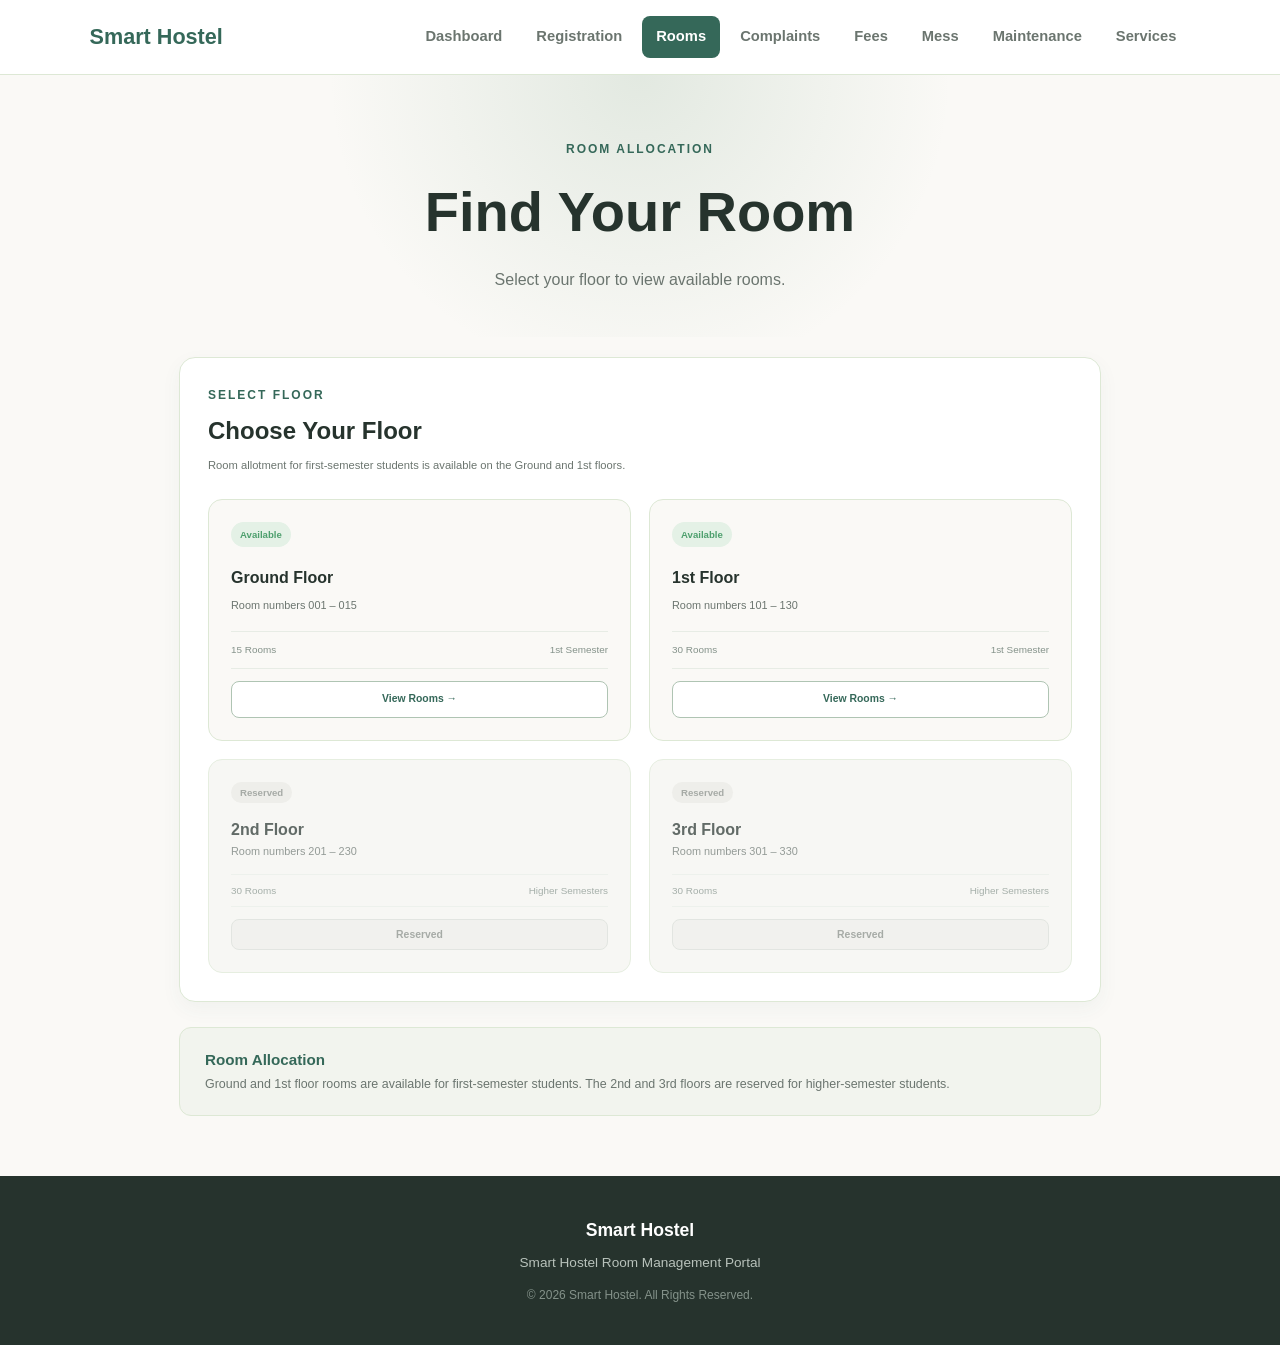
<file: rooms.html>
<!DOCTYPE html>
<html lang="en">

<head>
    <meta charset="UTF-8">
    <meta name="viewport" content="width=device-width, initial-scale=1.0">

    <title>Smart Hostel | Rooms</title>

    <link rel="stylesheet" href="style.css">
</head>

<body>

    <header class="navbar">

        <div class="logo">
            <span>Smart Hostel</span>
        </div>

        <nav>
            <a href="index.html">Dashboard</a>
            <a href="registration.html">Registration</a>
            <a href="rooms.html" class="active">Rooms</a>
            <a href="complaints.html">Complaints</a>
            <a href="fees.html">Fees</a>
            <a href="mess.html">Mess</a>
            <a href="maintenance.html">Maintenance</a>
            <a href="services.html">Services</a>
        </nav>

    </header>


    <section class="page-header">

        <p class="small-title">ROOM ALLOCATION</p>

        <h1>Find Your Room</h1>

        <p>
            Select your floor to view available rooms.
        </p>

    </section>


    <main class="floor-container">

        <section class="floor-section">

            <div class="floor-heading">

                <p class="small-title">SELECT FLOOR</p>

                <h2>Choose Your Floor</h2>

                <p>
                    Room allotment for first-semester students is available
                    on the Ground and 1st floors.
                </p>

            </div>


            <div class="floor-grid">


                <a href="ground-floor.html" class="floor-card active-floor">

                    <div class="floor-card-top">


                        <span class="floor-status">
                            Available
                        </span>

                    </div>

                    <h3>Ground Floor</h3>

                    <p>
                        Room numbers 001 – 015
                    </p>

                    <div class="floor-info">

                        <span>15 Rooms</span>

                        <span>1st Semester</span>

                    </div>

                    <div class="floor-button">
                        View Rooms →
                    </div>

                </a>


                <a href="first-floor.html" class="floor-card active-floor">

                    <div class="floor-card-top">

                        

                        <span class="floor-status">
                            Available
                        </span>

                    </div>

                    <h3>1st Floor</h3>

                    <p>
                        Room numbers 101 – 130
                    </p>

                    <div class="floor-info">

                        <span>30 Rooms</span>

                        <span>1st Semester</span>

                    </div>

                    <div class="floor-button">
                        View Rooms →
                    </div>

                </a>


                <button
                    class="floor-card locked-floor"
                    onclick="showHigherSemesterMessage('2nd Floor')"
                >

                    <div class="floor-card-top">

                        

                        <span class="floor-status locked-status">
                            Reserved
                        </span>

                    </div>

                    <h3>2nd Floor</h3>

                    <p>
                        Room numbers 201 – 230
                    </p>

                    <div class="floor-info">

                        <span>30 Rooms</span>

                        <span>Higher Semesters</span>

                    </div>

                    <div class="floor-button locked-button">
                        Reserved
                    </div>

                </button>


                <button
                    class="floor-card locked-floor"
                    onclick="showHigherSemesterMessage('3rd Floor')"
                >

                    <div class="floor-card-top">

                        

                        <span class="floor-status locked-status">
                            Reserved
                        </span>

                    </div>

                    <h3>3rd Floor</h3>

                    <p>
                        Room numbers 301 – 330
                    </p>

                    <div class="floor-info">

                        <span>30 Rooms</span>

                        <span>Higher Semesters</span>

                    </div>

                    <div class="floor-button locked-button">
                        Reserved
                    </div>

                </button>


            </div>

        </section>


        <section class="room-notice">

            

            <div>

                <h3>Room Allocation</h3>

                <p>
                    Ground and 1st floor rooms are available for
                    first-semester students. The 2nd and 3rd floors
                    are reserved for higher-semester students.
                </p>

            </div>

        </section>

    </main>

 
    <footer>

        <div class="footer-logo">
            Smart Hostel
        </div>

        <p>
            Smart Hostel Room Management Portal
        </p>

        <p class="copyright">
            © 2026 Smart Hostel. All Rights Reserved.
        </p>

    </footer>


    <script src="script.js"></script>

</body>

</html>
</file>
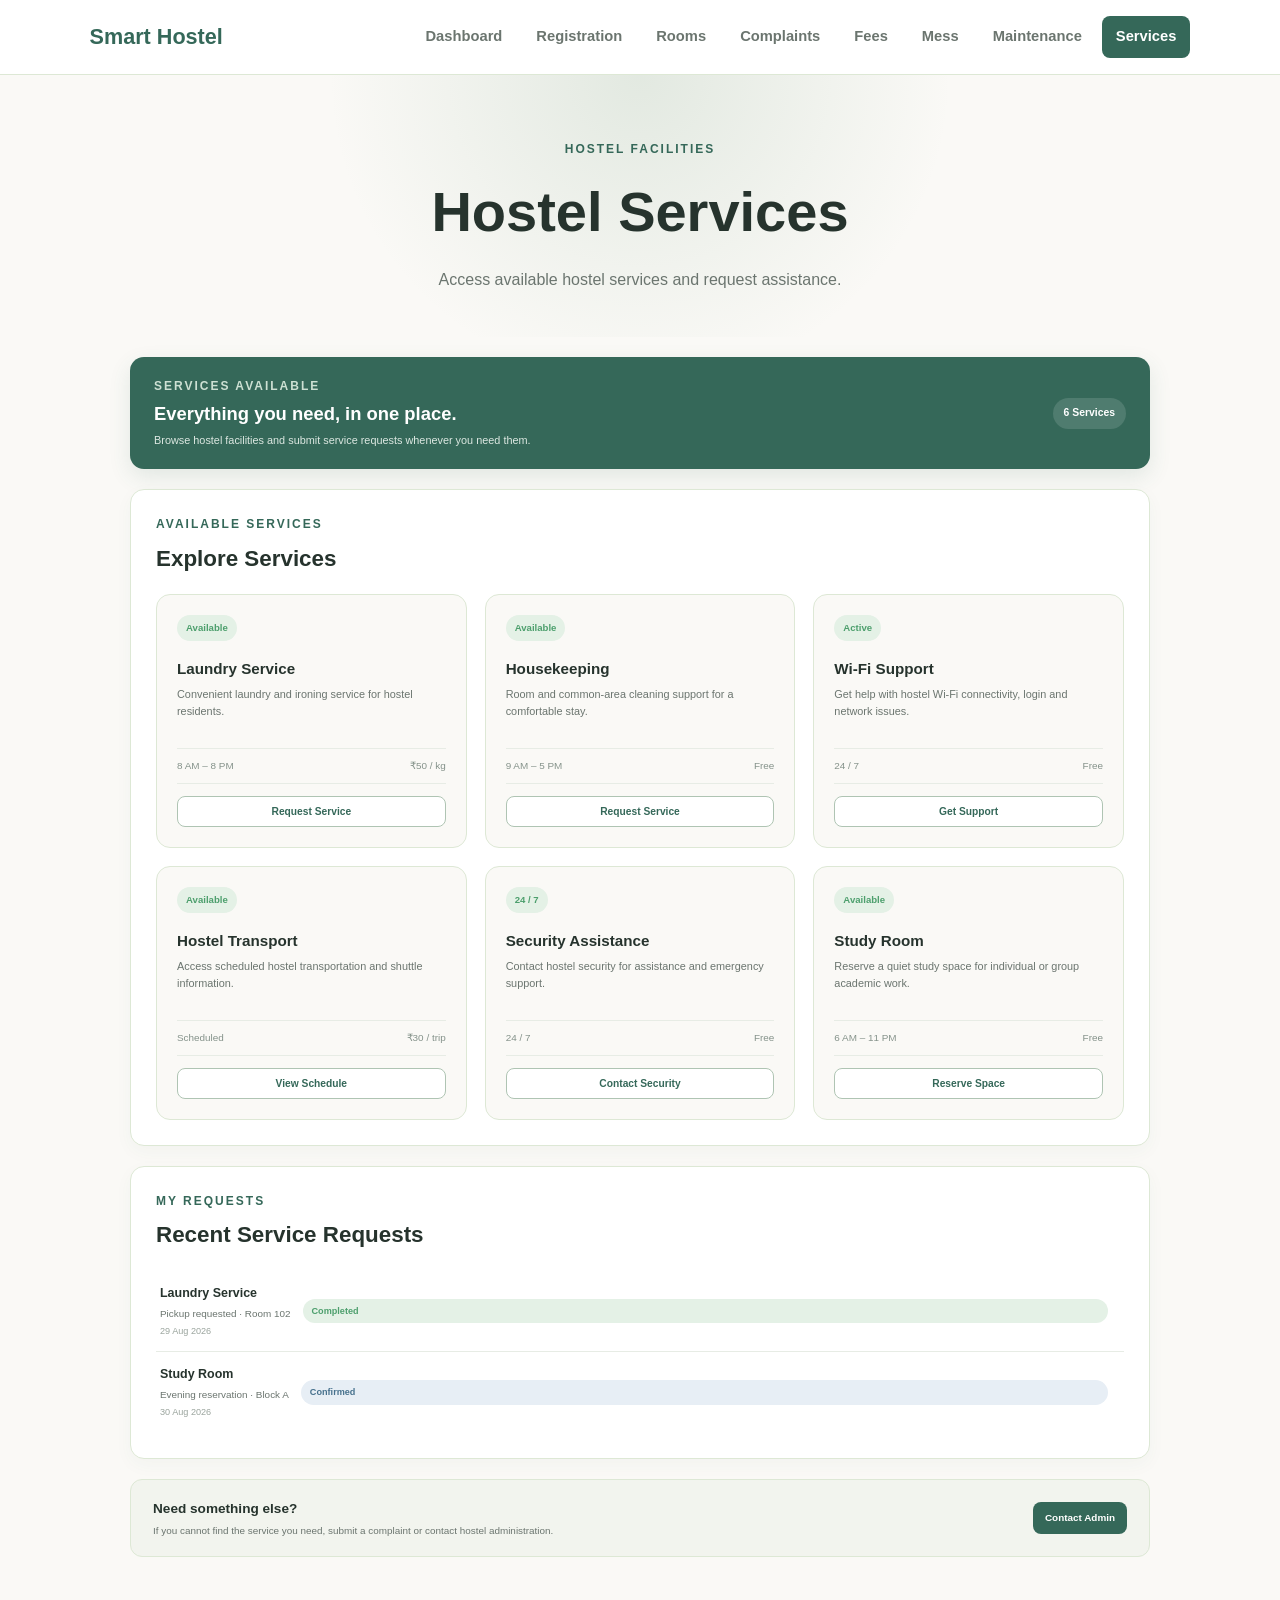
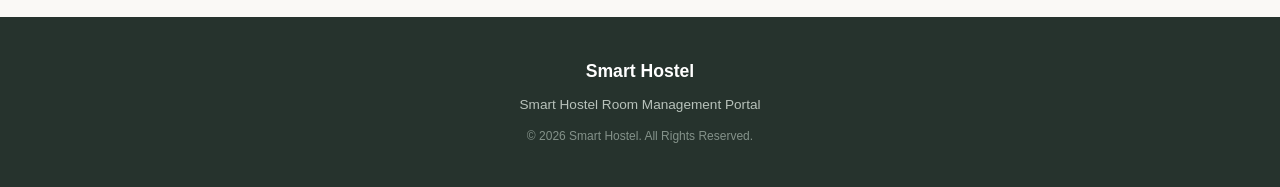
<file: services.html>
<!DOCTYPE html>
<html lang="en">

<head>
    <meta charset="UTF-8">
    <meta name="viewport" content="width=device-width, initial-scale=1.0">

    <title>Smart Hostel | Services</title>

    <link rel="stylesheet" href="style.css">
</head>

<body>

    <header class="navbar">

        <div class="logo">
            <span>Smart Hostel</span>
        </div>

        <nav>
            <a href="index.html">Dashboard</a>
            <a href="registration.html">Registration</a>
            <a href="rooms.html">Rooms</a>
            <a href="complaints.html">Complaints</a>
            <a href="fees.html">Fees</a>
            <a href="mess.html">Mess</a>
            <a href="maintenance.html">Maintenance</a>
            <a href="services.html">Services</a>
        </nav>

    </header>


    <section class="page-header">

        <p class="small-title">HOSTEL FACILITIES</p>

        <h1>Hostel Services</h1>

        <p>
            Access available hostel services and request assistance.
        </p>

    </section>


    <main class="services-container">


        <section class="services-summary">

            <div class="services-summary-content">

                

                <div>

                    <p class="small-title">
                        SERVICES AVAILABLE
                    </p>

                    <h2>
                        Everything you need, in one place.
                    </h2>

                    <p>
                        Browse hostel facilities and submit
                        service requests whenever you need them.
                    </p>

                </div>

            </div>

            <span class="services-count">
                6 Services
            </span>

        </section>


        <section class="services-section">

            <div class="section-top">

                <div>

                    <p class="small-title">
                        AVAILABLE SERVICES
                    </p>

                    <h2>
                        Explore Services
                    </h2>

                </div>

            </div>


            <div class="services-grid">


                <div class="service-card">

                    <div class="service-card-top">

                        

                        <span class="service-available">
                            Available
                        </span>

                    </div>

                    <h3>
                        Laundry Service
                    </h3>

                    <p>
                        Convenient laundry and ironing service
                        for hostel residents.
                    </p>

                    <div class="service-info">

                        <span>
                            8 AM – 8 PM
                        </span>

                        <span>
                            ₹50 / kg
                        </span>

                    </div>

                    <button
                        class="service-btn"
                        onclick="requestService('Laundry Service')"
                    >
                        Request Service
                    </button>

                </div>


                <div class="service-card">

                    <div class="service-card-top">

                        
                        <span class="service-available">
                            Available
                        </span>

                    </div>

                    <h3>
                        Housekeeping
                    </h3>

                    <p>
                        Room and common-area cleaning support
                        for a comfortable stay.
                    </p>

                    <div class="service-info">

                        <span>
                            9 AM – 5 PM
                        </span>

                        <span>
                            Free
                        </span>

                    </div>

                    <button
                        class="service-btn"
                        onclick="requestService('Housekeeping')"
                    >
                        Request Service
                    </button>

                </div>


                <div class="service-card">

                    <div class="service-card-top">

                        

                        <span class="service-available">
                            Active
                        </span>

                    </div>

                    <h3>
                        Wi-Fi Support
                    </h3>

                    <p>
                        Get help with hostel Wi-Fi connectivity,
                        login and network issues.
                    </p>

                    <div class="service-info">

                        <span>
                            24 / 7
                        </span>

                        <span>
                            Free
                        </span>

                    </div>

                    <button
                        class="service-btn"
                        onclick="requestService('Wi-Fi Support')"
                    >
                        Get Support
                    </button>

                </div>


                <div class="service-card">

                    <div class="service-card-top">

                        

                        <span class="service-available">
                            Available
                        </span>

                    </div>

                    <h3>
                        Hostel Transport
                    </h3>

                    <p>
                        Access scheduled hostel transportation
                        and shuttle information.
                    </p>

                    <div class="service-info">

                        <span>
                            Scheduled
                        </span>

                        <span>
                            ₹30 / trip
                        </span>

                    </div>

                    <button
                        class="service-btn"
                        onclick="requestService('Hostel Transport')"
                    >
                        View Schedule
                    </button>

                </div>


                <div class="service-card">

                    <div class="service-card-top">

                        

                        <span class="service-available">
                            24 / 7
                        </span>

                    </div>

                    <h3>
                        Security Assistance
                    </h3>

                    <p>
                        Contact hostel security for assistance
                        and emergency support.
                    </p>

                    <div class="service-info">

                        <span>
                            24 / 7
                        </span>

                        <span>
                            Free
                        </span>

                    </div>

                    <button
                        class="service-btn"
                        onclick="requestService('Security Assistance')"
                    >
                        Contact Security
                    </button>

                </div>


                <div class="service-card">

                    <div class="service-card-top">

                        

                        <span class="service-available">
                            Available
                        </span>

                    </div>

                    <h3>
                        Study Room
                    </h3>

                    <p>
                        Reserve a quiet study space for individual
                        or group academic work.
                    </p>

                    <div class="service-info">

                        <span>
                            6 AM – 11 PM
                        </span>

                        <span>
                            Free
                        </span>

                    </div>

                    <button
                        class="service-btn"
                        onclick="requestService('Study Room')"
                    >
                        Reserve Space
                    </button>

                </div>


            </div>

        </section>


        <section class="services-section">

            <div class="section-top">

                <div>

                    <p class="small-title">
                        MY REQUESTS
                    </p>

                    <h2>
                        Recent Service Requests
                    </h2>

                </div>

            </div>


            <div
                class="service-request-list"
                id="serviceRequestList"
            >

                <div class="service-request-item">

                    

                    <div>

                        <h3>
                            Laundry Service
                        </h3>

                        <p>
                            Pickup requested · Room 102
                        </p>

                        <small>
                            29 Aug 2026
                        </small>

                    </div>

                    <span class="service-request-status">
                        Completed
                    </span>

                </div>


                <div class="service-request-item">

                    

                    <div>

                        <h3>
                            Study Room
                        </h3>

                        <p>
                            Evening reservation · Block A
                        </p>

                        <small>
                            30 Aug 2026
                        </small>

                    </div>

                    <span class="service-request-status upcoming-service">
                        Confirmed
                    </span>

                </div>

            </div>

        </section>


        <section class="services-help">

            
            <div>

                <h2>
                    Need something else?
                </h2>

                <p>
                    If you cannot find the service you need,
                    submit a complaint or contact hostel administration.
                </p>

            </div>

            <a
                href="complaints.html"
                class="service-help-btn"
            >
                Contact Admin
            </a>

        </section>


    </main>
 

    <footer>

        <div class="footer-logo">
            Smart Hostel
        </div>

        <p>
            Smart Hostel Room Management Portal
        </p>

        <p class="copyright">
            © 2026 Smart Hostel. All Rights Reserved.
        </p>

    </footer>


    <script src="script.js"></script>

</body>

</html>
</file>
<file: style.css>
/* =========================================
   SMART HOSTEL ROOM MANAGEMENT PORTAL
   SAGE & CREAM THEME
   ========================================= */




* {
    margin: 0;
    padding: 0;
    box-sizing: border-box;
}

html {
    scroll-behavior: smooth;
}

body {
    font-family: Arial, Helvetica, sans-serif;
    background: #FAF9F6;
    color: #26332D;
    line-height: 1.6;
}


/* =========================================
   NAVIGATION BAR
   ========================================= */

.navbar {
    width: 100%;
    min-height: 75px;

    padding: 0 7%;

    display: flex;
    align-items: center;
    justify-content: space-between;

    background: #FFFFFF;

    border-bottom: 1px solid #DDE8D5;

    position: sticky;
    top: 0;
    z-index: 1000;
}

.logo {
    display: flex;
    align-items: center;
    gap: 10px;

    color: #356859;

    font-size: 1.35rem;
    font-weight: 700;
}

.navbar nav {
    display: flex;
    align-items: center;
    gap: 6px;
}

.navbar nav a {
    padding: 9px 14px;

    color: #6B756F;

    text-decoration: none;

    font-size: 0.92rem;
    font-weight: 600;

    border-radius: 8px;

    transition: 0.3s ease;
}

.navbar nav a:hover,
.navbar nav a.active {
    color: #FFFFFF;
    background: #356859;
}


/* =========================================
   HERO SECTION
   ========================================= */

.hero {
    min-height: 570px;

    padding: 90px 7%;

    display: flex;
    align-items: center;
    justify-content: space-between;

    gap: 60px;

    background:
        radial-gradient(
            circle at 85% 20%,
            rgba(132, 169, 140, 0.22),
            transparent 35%
        );
}

.hero-content {
    max-width: 700px;
}

.welcome {
    margin-bottom: 15px;

    color: #356859;

    font-size: 0.8rem;
    font-weight: 700;

    letter-spacing: 2px;
}

.hero h1 {
    margin-bottom: 22px;

    color: #26332D;

    font-size: clamp(2.8rem, 6vw, 5rem);

    line-height: 1.05;
    letter-spacing: -2px;
}

.hero h1 span {
    color: #356859;
}

.hero-content > p:not(.welcome) {
    max-width: 620px;

    color: #6B756F;

    font-size: 1.05rem;
}


/* =========================================
   HERO BUTTONS
   ========================================= */

.hero-buttons {
    display: flex;
    gap: 15px;

    margin-top: 30px;
}

.btn {
    display: inline-block;

    padding: 13px 23px;

    border-radius: 9px;

    text-decoration: none;

    font-weight: 700;

    transition: 0.3s ease;
}

.primary-btn {
    background: #356859;
    color: #FFFFFF;
}

.primary-btn:hover {
    background: #2D574B;

    transform: translateY(-2px);
}

.secondary-btn {
    background: #FFFFFF;

    color: #356859;

    border: 1px solid #84A98C;
}

.secondary-btn:hover {
    background: #DDE8D5;

    border-color: #356859;
}


/* =========================================
   HERO CARD
   ========================================= */

.hero-card {
    width: 310px;

    padding: 35px;

    background: #FFFFFF;

    border: 1px solid #DDE8D5;

    border-radius: 20px;

    box-shadow: 0 18px 45px rgba(53, 104, 89, 0.10);
}

.card-icon {
    width: 65px;
    height: 65px;

    display: flex;
    align-items: center;
    justify-content: center;

    margin-bottom: 25px;

    background: #DDE8D5;

    border-radius: 15px;

    font-size: 2rem;
}

.hero-card h3 {
    margin-bottom: 8px;

    color: #26332D;

    font-size: 1.35rem;
}

.hero-card p {
    margin-bottom: 20px;

    color: #6B756F;

    font-size: 0.9rem;
}

.status {
    display: flex;
    align-items: center;

    gap: 8px;

    color: #4D9F6D;

    font-size: 0.85rem;
    font-weight: 700;
}

.status-dot {
    width: 9px;
    height: 9px;

    display: inline-block;

    background: #4D9F6D;

    border-radius: 50%;

    box-shadow: 0 0 8px rgba(77, 159, 109, 0.4);
}


/* =========================================
   DASHBOARD
   ========================================= */

.dashboard {
    padding: 80px 7%;

    background: #F2F4EE;
}

.section-heading {
    margin-bottom: 35px;
}

.section-heading p,
.small-title {
    margin-bottom: 6px;

    color: #356859;

    font-size: 0.75rem;
    font-weight: 700;

    letter-spacing: 2px;
}

.section-heading h2 {
    color: #26332D;

    font-size: 2.1rem;
}


/* =========================================
   SERVICE CARDS
   ========================================= */

.service-grid {
    display: grid;

    grid-template-columns: repeat(3, 1fr);

    gap: 18px;
}

.service-card {
    min-height: 145px;

    padding: 25px;

    display: flex;
    align-items: center;

    gap: 18px;

    position: relative;

    background: #FFFFFF;

    border: 1px solid #DDE8D5;

    border-radius: 15px;

    color: #26332D;

    text-decoration: none;

    transition: 0.3s ease;
}

.service-card:hover {
    transform: translateY(-5px);

    border-color: #84A98C;

    box-shadow: 0 15px 35px rgba(53, 104, 89, 0.12);
}

.service-icon {
    min-width: 55px;
    height: 55px;

    display: flex;
    align-items: center;
    justify-content: center;

    background: #DDE8D5;

    border-radius: 12px;

    font-size: 1.6rem;
}

.service-card h3 {
    margin-bottom: 4px;

    color: #356859;

    font-size: 1rem;
}

.service-card p {
    color: #6B756F;

    font-size: 0.82rem;
}

.arrow {
    position: absolute;

    right: 20px;
    bottom: 18px;

    color: #356859;

    font-size: 1.2rem;

    transition: 0.3s ease;
}

.service-card:hover .arrow {
    transform: translateX(5px);
}


/* =========================================
   INFORMATION SECTION
   ========================================= */

.info-section {
    padding: 85px 7%;

    display: grid;

    grid-template-columns: 1fr 1fr;

    gap: 80px;

    align-items: center;

    background: #FAF9F6;
}

.info-section h2 {
    color: #26332D;

    font-size: 2.4rem;

    line-height: 1.2;
}

.info-section > p {
    max-width: 550px;

    color: #6B756F;

    font-size: 1rem;
}


/* =========================================
   FOOTER
   ========================================= */

footer {
    padding: 40px 7%;

    text-align: center;

    background: #26332D;

    color: #B8C2BB;
}

.footer-logo {
    margin-bottom: 8px;

    color: #FFFFFF;

    font-size: 1.1rem;
    font-weight: 700;
}

footer p {
    font-size: 0.85rem;
}

footer .copyright {
    margin-top: 12px;

    color: #84928A;

    font-size: 0.75rem;
}


/* =========================================
   REGISTRATION PAGE
   ========================================= */

.page-header {
    padding: 65px 7% 45px;

    text-align: center;

    background:
        radial-gradient(
            circle at 50% 0%,
            rgba(132, 169, 140, 0.20),
            transparent 45%
        );
}

.page-header h1 {
    margin: 8px 0 10px;

    color: #26332D;

    font-size: clamp(2.2rem, 5vw, 3.5rem);
}

.page-header > p:last-child {
    color: #6B756F;
}


 

.form-container {
    max-width: 950px;

    margin: 0 auto;

    padding: 20px 7% 80px;
}




.form-section {
    margin-bottom: 25px;

    padding: 30px;

    background: #FFFFFF;

    border: 1px solid #DDE8D5;

    border-radius: 16px;

    box-shadow: 0 8px 25px rgba(53, 104, 89, 0.05);
}

.form-section-title {
    display: flex;
    align-items: center;

    gap: 15px;

    margin-bottom: 28px;
}

.form-section-title > span {
    width: 42px;
    height: 42px;

    display: flex;
    align-items: center;
    justify-content: center;

    background: #DDE8D5;

    border-radius: 10px;

    color: #356859;

    font-weight: 800;
}

.form-section-title h2 {
    color: #26332D;

    font-size: 1.2rem;
}

.form-section-title p {
    color: #84928A;

    font-size: 0.8rem;
}




.form-grid {
    display: grid;

    grid-template-columns: repeat(2, 1fr);

    gap: 20px;
}

.form-group {
    display: flex;

    flex-direction: column;

    gap: 7px;
}

.form-group label {
    color: #46534C;

    font-size: 0.85rem;
    font-weight: 600;
}




.form-group input,
.form-group select,
.form-group textarea {
    width: 100%;

    padding: 13px 14px;

    background: #FAF9F6;

    border: 1px solid #C8D4C5;

    border-radius: 9px;

    color: #26332D;

    font-family: inherit;
    font-size: 0.9rem;

    outline: none;

    transition: 0.3s ease;
}

.form-group input::placeholder {
    color: #9AA49D;
}

.form-group input:focus,
.form-group select:focus,
.form-group textarea:focus {
    border-color: #356859;

    box-shadow:
        0 0 0 3px rgba(132, 169, 140, 0.18);
}




.declaration {
    margin: 25px 0;

    padding: 18px 20px;

    background: #F2F4EE;

    border: 1px solid #DDE8D5;

    border-radius: 10px;
}

.declaration label {
    display: flex;
    align-items: flex-start;

    gap: 10px;

    color: #6B756F;

    font-size: 0.85rem;

    cursor: pointer;
}

.declaration input {
    margin-top: 4px;

    accent-color: #356859;
}




.form-actions {
    display: flex;

    justify-content: flex-end;

    gap: 12px;
}

.form-actions button {
    border: none;

    cursor: pointer;

    font-family: inherit;
}


/* =========================================
   RESPONSIVE DESIGN
   ========================================= */

@media (max-width: 900px) {

    .navbar {
        padding: 15px 5%;

        flex-direction: column;

        gap: 12px;
    }

    .navbar nav {
        flex-wrap: wrap;

        justify-content: center;
    }

    .hero {
        padding: 70px 5%;

        flex-direction: column;

        align-items: flex-start;
    }

    .hero-card {
        width: 100%;

        max-width: 450px;
    }

    .service-grid {
        grid-template-columns: repeat(2, 1fr);
    }

    .info-section {
        grid-template-columns: 1fr;

        gap: 30px;
    }
}


@media (max-width: 650px) {

    .navbar {
        padding: 15px 4%;
    }

    .navbar nav {
        gap: 3px;
    }

    .navbar nav a {
        padding: 7px 8px;

        font-size: 0.75rem;
    }

    .hero {
        padding: 55px 5%;
    }

    .hero h1 {
        font-size: 2.8rem;
    }

    .hero-buttons {
        flex-direction: column;
    }

    .btn {
        text-align: center;
    }

    .hero-card {
        padding: 25px;
    }

    .dashboard {
        padding: 60px 5%;
    }

    .service-grid {
        grid-template-columns: 1fr;
    }

    .info-section {
        padding: 60px 5%;
    }

    .info-section h2 {
        font-size: 2rem;
    }

    .form-container {
        padding: 15px 5% 60px;
    }

    .form-section {
        padding: 22px;
    }

    .form-grid {
        grid-template-columns: 1fr;
    }

    .form-actions {
        flex-direction: column-reverse;
    }

    .form-actions .btn {
        width: 100%;
    }

    footer {
        padding: 35px 5%;
    }
}
/* =========================================
   ROOM ALLOCATION PAGE
   ========================================= */

.rooms-container {
    max-width: 1200px;

    margin: 0 auto;

    padding: 25px 7% 80px;
}




.room-summary {
    display: grid;

    grid-template-columns: repeat(4, 1fr);

    gap: 16px;

    margin-bottom: 50px;
}

.summary-card {
    padding: 22px;

    display: flex;
    align-items: center;

    gap: 15px;

    background: #FFFFFF;

    border: 1px solid #DDE8D5;

    border-radius: 14px;

    box-shadow: 0 7px 20px rgba(53, 104, 89, 0.05);
}

.summary-icon {
    width: 48px;
    height: 48px;

    display: flex;
    align-items: center;
    justify-content: center;

    background: #DDE8D5;

    border-radius: 12px;

    color: #356859;

    font-size: 1.3rem;
}

.summary-card p {
    color: #6B756F;

    font-size: 0.75rem;
}

.summary-card h2 {
    color: #26332D;

    font-size: 1.5rem;
}

.available-summary .summary-icon {
    background: #E4F1E6;
    color: #4D9F6D;
}

.occupied-summary .summary-icon {
    background: #F8E5E2;
    color: #D66A5E;
}

.partial-summary .summary-icon {
    background: #FFF1D6;
    color: #D99A2B;
}




.room-section {
    padding: 30px;

    background: #FFFFFF;

    border: 1px solid #DDE8D5;

    border-radius: 18px;

    box-shadow: 0 8px 25px rgba(53, 104, 89, 0.05);
}

.room-heading {
    display: flex;

    align-items: flex-end;
    justify-content: space-between;

    gap: 25px;

    margin-bottom: 30px;
}

.room-heading h2 {
    color: #26332D;

    font-size: 1.8rem;
}




.room-legend {
    display: flex;

    flex-wrap: wrap;

    gap: 18px;
}

.room-legend span {
    display: flex;

    align-items: center;

    gap: 7px;

    color: #6B756F;

    font-size: 0.78rem;
}

.legend-dot {
    width: 9px;
    height: 9px;

    display: inline-block;

    border-radius: 50%;
}

.legend-dot.available {
    background: #4D9F6D;
}

.legend-dot.partial {
    background: #D99A2B;
}

.legend-dot.occupied {
    background: #D66A5E;
}




.room-grid {
    display: grid;

    grid-template-columns: repeat(4, 1fr);

    gap: 18px;
}

.room-card {
    padding: 20px;

    background: #FAF9F6;

    border: 1px solid #DDE8D5;

    border-radius: 14px;

    transition: 0.3s ease;
}

.room-card:hover {
    transform: translateY(-4px);

    box-shadow: 0 12px 25px rgba(53, 104, 89, 0.09);
}

.room-top {
    display: flex;

    align-items: center;
    justify-content: space-between;

    margin-bottom: 18px;
}

.room-number {
    color: #356859;

    font-size: 1.2rem;

    font-weight: 800;
}

.room-status {
    padding: 4px 8px;

    border-radius: 20px;

    font-size: 0.65rem;

    font-weight: 700;
}




.available-room {
    border-top: 4px solid #4D9F6D;
}

.available-room .room-status {
    background: #E4F1E6;
    color: #4D9F6D;
}

.partial-room {
    border-top: 4px solid #D99A2B;
}

.partial-room .room-status {
    background: #FFF1D6;
    color: #B47B18;
}

.occupied-room {
    border-top: 4px solid #D66A5E;
}

.occupied-room .room-status {
    background: #F8E5E2;
    color: #C4564B;
}




.room-bed {
    width: 55px;
    height: 55px;

    display: flex;
    align-items: center;
    justify-content: center;

    margin-bottom: 15px;

    background: #DDE8D5;

    border-radius: 12px;

    font-size: 1.6rem;
}

.room-card h3 {
    margin-bottom: 2px;

    color: #26332D;

    font-size: 1.05rem;
}

.room-card > p {
    color: #6B756F;

    font-size: 0.78rem;
}

.room-info {
    display: flex;

    justify-content: space-between;

    margin: 18px 0;

    padding-top: 14px;

    border-top: 1px solid #DDE8D5;

    color: #84928A;

    font-size: 0.7rem;
}




.room-button {
    width: 100%;

    padding: 10px;

    background: #356859;

    border: none;

    border-radius: 8px;

    color: #FFFFFF;

    font-family: inherit;

    font-size: 0.78rem;

    font-weight: 700;

    cursor: pointer;

    transition: 0.3s ease;
}

.room-button:hover {
    background: #2D574B;

    transform: translateY(-1px);
}

.room-button.disabled {
    background: #D9DEDA;

    color: #7B847E;

    cursor: not-allowed;
}

.room-button.disabled:hover {
    transform: none;
}




.room-notice {
    margin-top: 25px;

    padding: 20px 25px;

    display: flex;

    align-items: center;

    gap: 15px;

    background: #F2F4EE;

    border: 1px solid #DDE8D5;

    border-radius: 12px;
}

.notice-icon {
    font-size: 1.5rem;
}

.room-notice h3 {
    margin-bottom: 3px;

    color: #356859;

    font-size: 0.95rem;
}

.room-notice p {
    color: #6B756F;

    font-size: 0.78rem;
}


/* =========================================
   ROOM RESPONSIVE DESIGN
   ========================================= */

@media (max-width: 1000px) {

    .room-summary {
        grid-template-columns: repeat(2, 1fr);
    }

    .room-grid {
        grid-template-columns: repeat(2, 1fr);
    }

}


@media (max-width: 650px) {

    .rooms-container {
        padding: 20px 5% 60px;
    }

    .room-summary {
        grid-template-columns: 1fr;
    }

    .room-section {
        padding: 20px;
    }

    .room-heading {
        align-items: flex-start;

        flex-direction: column;
    }

    .room-grid {
        grid-template-columns: 1fr;
    }

    .room-legend {
        flex-direction: column;

        gap: 8px;
    }

    .room-notice {
        align-items: flex-start;
    }

}
/* =========================================
   COMPLAINT MANAGEMENT
   ========================================= */

.complaints-container {
    max-width: 1200px;

    margin: 0 auto;

    padding: 25px 7% 80px;
}




.complaint-stats {
    display: grid;

    grid-template-columns: repeat(4, 1fr);

    gap: 16px;

    margin-bottom: 35px;
}

.complaint-stat {
    padding: 22px;

    display: flex;
    align-items: center;

    gap: 15px;

    background: #FFFFFF;

    border: 1px solid #DDE8D5;

    border-radius: 14px;

    box-shadow: 0 7px 20px rgba(53, 104, 89, 0.05);
}

.stat-icon {
    width: 48px;
    height: 48px;

    display: flex;
    align-items: center;
    justify-content: center;

    background: #DDE8D5;

    border-radius: 12px;

    font-size: 1.25rem;
}

.pending-icon {
    background: #FFF1D6;
}

.progress-icon {
    background: #E7EEF5;
}

.resolved-icon {
    background: #E4F1E6;
}

.complaint-stat p {
    color: #6B756F;

    font-size: 0.75rem;
}

.complaint-stat h2 {
    color: #26332D;

    font-size: 1.5rem;
}




.complaint-layout {
    display: grid;

    grid-template-columns: 1.4fr 0.8fr;

    gap: 20px;

    margin-bottom: 35px;
}




.complaint-form-card {
    padding: 30px;

    background: #FFFFFF;

    border: 1px solid #DDE8D5;

    border-radius: 16px;

    box-shadow: 0 8px 25px rgba(53, 104, 89, 0.05);
}

.complaint-form-card .form-section-title {
    margin-bottom: 25px;
}

.complaint-form-card .form-group {
    margin-bottom: 18px;
}

.complaint-form-card textarea {
    resize: vertical;
}

.complaint-submit {
    width: 100%;

    border: none;

    cursor: pointer;

    font-family: inherit;
}




.safety-card {
    padding: 30px;

    background: #356859;

    border-radius: 16px;

    color: #FFFFFF;

    box-shadow: 0 12px 30px rgba(53, 104, 89, 0.15);
}

.safety-icon {
    width: 60px;
    height: 60px;

    display: flex;
    align-items: center;
    justify-content: center;

    margin-bottom: 25px;

    background: rgba(255, 255, 255, 0.14);

    border-radius: 15px;

    font-size: 1.8rem;
}

.safety-card h2 {
    margin-bottom: 12px;

    font-size: 1.5rem;
}

.safety-card > p {
    color: #E4EEE7;

    font-size: 0.88rem;

    line-height: 1.7;
}

.emergency-box {
    margin-top: 30px;

    padding: 15px;

    display: flex;

    align-items: flex-start;

    gap: 12px;

    background: rgba(255, 255, 255, 0.1);

    border: 1px solid rgba(255, 255, 255, 0.12);

    border-radius: 10px;
}

.emergency-box > span {
    font-size: 1.1rem;
}

.emergency-box strong {
    font-size: 0.85rem;
}

.emergency-box p {
    margin-top: 3px;

    color: #DDE8E2;

    font-size: 0.72rem;
}


/* =========================================
   TICKET TRACKER
   ========================================= */

.ticket-section {
    padding: 30px;

    background: #FFFFFF;

    border: 1px solid #DDE8D5;

    border-radius: 16px;

    box-shadow: 0 8px 25px rgba(53, 104, 89, 0.05);
}

.ticket-heading {
    margin-bottom: 25px;
}

.ticket-heading h2 {
    color: #26332D;

    font-size: 1.8rem;
}




.ticket-card {
    padding: 20px;

    display: flex;

    align-items: center;
    justify-content: space-between;

    gap: 20px;

    border-top: 1px solid #E7ECE5;
}

.ticket-card:first-child {
    border-top: none;
}

.ticket-main {
    display: flex;

    align-items: center;

    gap: 15px;
}

.ticket-category {
    width: 48px;
    height: 48px;

    display: flex;
    align-items: center;
    justify-content: center;

    border-radius: 12px;

    font-size: 1.25rem;
}

.ticket-category.maintenance {
    background: #E7EEF5;
}

.ticket-category.plumbing {
    background: #E1F0F2;
}

.ticket-category.security {
    background: #F2E9DE;
}

.ticket-title {
    display: flex;

    align-items: center;

    gap: 10px;
}

.ticket-title h3 {
    color: #26332D;

    font-size: 0.95rem;
}

.ticket-id {
    color: #9AA49D;

    font-size: 0.68rem;
}

.ticket-main p {
    margin-top: 3px;

    color: #6B756F;

    font-size: 0.75rem;
}

.ticket-right {
    display: flex;

    align-items: flex-end;

    flex-direction: column;

    gap: 5px;
}

.ticket-status {
    padding: 5px 10px;

    border-radius: 20px;

    font-size: 0.68rem;

    font-weight: 700;
}

.ticket-status.pending {
    background: #FFF1D6;

    color: #B47B18;
}

.ticket-status.progress {
    background: #E7EEF5;

    color: #47718D;
}

.ticket-status.resolved {
    background: #E4F1E6;

    color: #4D9F6D;
}

.ticket-right small {
    color: #9AA49D;

    font-size: 0.68rem;
}


/* =========================================
   COMPLAINT RESPONSIVE DESIGN
   ========================================= */

@media (max-width: 1000px) {

    .complaint-stats {
        grid-template-columns: repeat(2, 1fr);
    }

    .complaint-layout {
        grid-template-columns: 1fr;
    }

}


@media (max-width: 650px) {

    .complaints-container {
        padding: 20px 5% 60px;
    }

    .complaint-stats {
        grid-template-columns: 1fr;
    }

    .complaint-form-card,
    .safety-card,
    .ticket-section {
        padding: 22px;
    }

    .ticket-card {
        align-items: flex-start;

        flex-direction: column;
    }

    .ticket-right {
        align-items: flex-start;

        flex-direction: row;

        flex-wrap: wrap;
    }

}
/* =========================================
   FEE & PAYMENT PAGE
   ========================================= */

.fees-container {
    max-width: 1200px;

    margin: 0 auto;

    padding: 25px 7% 80px;
}




.fee-overview {
    display: grid;

    grid-template-columns: repeat(4, 1fr);

    gap: 16px;

    margin-bottom: 35px;
}

.fee-overview-card {
    padding: 22px;

    display: flex;
    align-items: center;

    gap: 15px;

    background: #FFFFFF;

    border: 1px solid #DDE8D5;

    border-radius: 14px;

    box-shadow: 0 7px 20px rgba(53, 104, 89, 0.05);
}

.fee-icon {
    width: 48px;
    height: 48px;

    display: flex;
    align-items: center;
    justify-content: center;

    background: #DDE8D5;

    border-radius: 12px;

    font-size: 1.2rem;
}

.paid-card .fee-icon {
    background: #E4F1E6;
}

.due-card .fee-icon {
    background: #FFF1D6;
}

.fee-overview-card p {
    color: #6B756F;

    font-size: 0.75rem;
}

.fee-overview-card h2 {
    color: #26332D;

    font-size: 1.35rem;
}




.fee-section {
    margin-bottom: 25px;

    padding: 30px;

    background: #FFFFFF;

    border: 1px solid #DDE8D5;

    border-radius: 16px;

    box-shadow: 0 8px 25px rgba(53, 104, 89, 0.05);
}

.section-top {
    display: flex;

    align-items: flex-end;
    justify-content: space-between;

    gap: 20px;

    margin-bottom: 25px;
}

.section-top h2 {
    color: #26332D;

    font-size: 1.75rem;
}

.academic-year {
    padding: 7px 12px;

    background: #F2F4EE;

    border-radius: 20px;

    color: #356859;

    font-size: 0.72rem;
    font-weight: 700;
}




.fee-table {
    width: 100%;
}

.fee-row {
    min-height: 75px;

    padding: 15px 5px;

    display: grid;

    grid-template-columns: 2fr 1fr 1fr;

    align-items: center;

    gap: 20px;

    border-bottom: 1px solid #E7ECE5;
}

.fee-header {
    min-height: 45px;

    color: #84928A;

    font-size: 0.72rem;

    font-weight: 700;

    text-transform: uppercase;
}

.fee-description {
    display: flex;

    align-items: center;

    gap: 13px;
}

.fee-row-icon {
    width: 42px;
    height: 42px;

    display: flex;
    align-items: center;
    justify-content: center;

    background: #F2F4EE;

    border-radius: 10px;

    font-size: 1.05rem;
}

.fee-description strong {
    display: block;

    color: #26332D;

    font-size: 0.88rem;
}

.fee-description small {
    color: #84928A;

    font-size: 0.7rem;
}

.fee-row > strong {
    color: #26332D;

    font-size: 0.9rem;
}

.payment-status {
    width: fit-content;

    padding: 5px 10px;

    border-radius: 20px;

    font-size: 0.68rem;

    font-weight: 700;
}

.payment-status.paid {
    background: #E4F1E6;

    color: #4D9F6D;
}

.payment-status.pending {
    background: #FFF1D6;

    color: #B47B18;
}

.payment-status.partial {
    background: #E7EEF5;

    color: #47718D;
}

.total-row {
    border-bottom: none;

    background: #F2F4EE;

    border-radius: 10px;
}

.total-row strong {
    padding-left: 12px;
}




.payment-history {
    display: flex;

    flex-direction: column;
}

.payment-item {
    padding: 18px 5px;

    display: flex;

    align-items: center;
    justify-content: space-between;

    gap: 20px;

    border-bottom: 1px solid #E7ECE5;
}

.payment-item:last-child {
    border-bottom: none;
}

.payment-main {
    display: flex;

    align-items: center;

    gap: 14px;
}

.payment-icon {
    width: 43px;
    height: 43px;

    display: flex;
    align-items: center;
    justify-content: center;

    background: #E4F1E6;

    border-radius: 10px;

    color: #4D9F6D;

    font-weight: 800;
}

.payment-main h3 {
    color: #26332D;

    font-size: 0.9rem;
}

.payment-main p {
    margin-top: 3px;

    color: #84928A;

    font-size: 0.7rem;
}

.payment-amount {
    display: flex;

    align-items: flex-end;

    flex-direction: column;

    gap: 3px;
}

.payment-amount strong {
    color: #356859;

    font-size: 0.9rem;
}

.payment-amount small {
    color: #9AA49D;

    font-size: 0.68rem;
}




.payment-due-card {
    padding: 30px;

    display: flex;

    align-items: center;
    justify-content: space-between;

    gap: 25px;

    background: #356859;

    border-radius: 16px;

    color: #FFFFFF;

    box-shadow: 0 12px 30px rgba(53, 104, 89, 0.15);
}

.payment-due-card .small-title {
    color: #CDE0D3;
}

.payment-due-card h2 {
    margin: 5px 0;

    font-size: 1.7rem;
}

.payment-due-card > div > p:last-child {
    color: #DDE8E2;

    font-size: 0.78rem;
}

.payment-due-card .primary-btn {
    background: #FFFFFF;

    color: #356859;

    border: none;

    cursor: pointer;
}

.payment-due-card .primary-btn:hover {
    background: #F2F4EE;
}


/* =========================================
   FEE RESPONSIVE DESIGN
   ========================================= */

@media (max-width: 1000px) {

    .fee-overview {
        grid-template-columns: repeat(2, 1fr);
    }

}


@media (max-width: 650px) {

    .fees-container {
        padding: 20px 5% 60px;
    }

    .fee-overview {
        grid-template-columns: 1fr;
    }

    .fee-section {
        padding: 22px;
    }

    .section-top {
        align-items: flex-start;

        flex-direction: column;
    }

    .fee-row {
        grid-template-columns: 1fr;

        gap: 8px;

        padding: 18px 5px;
    }

    .fee-header {
        display: none;
    }

    .payment-item {
        align-items: flex-start;

        flex-direction: column;
    }

    .payment-amount {
        align-items: flex-start;
    }

    .payment-due-card {
        align-items: flex-start;

        flex-direction: column;
    }

    .payment-due-card .btn {
        width: 100%;

        text-align: center;
    }

}
/* =========================================
   MESS MANAGEMENT
   ========================================= */

.mess-container {
    max-width: 1200px;

    margin: 0 auto;

    padding: 25px 7% 80px;
}




.mess-status-card {
    padding: 25px 30px;

    display: flex;

    align-items: center;
    justify-content: space-between;

    gap: 20px;

    margin-bottom: 30px;

    background: #356859;

    border-radius: 16px;

    color: #FFFFFF;

    box-shadow: 0 12px 30px rgba(53, 104, 89, 0.15);
}

.mess-status-content {
    display: flex;

    align-items: center;

    gap: 18px;
}

.mess-status-icon {
    width: 55px;
    height: 55px;

    display: flex;
    align-items: center;
    justify-content: center;

    background: rgba(255, 255, 255, 0.13);

    border-radius: 13px;

    font-size: 1.5rem;
}

.mess-status-card .small-title {
    color: #CDE0D3;
}

.mess-status-card h2 {
    margin: 3px 0;

    font-size: 1.3rem;
}

.mess-status-card p:last-child {
    color: #DDE8E2;

    font-size: 0.78rem;
}

.open-badge {
    padding: 7px 13px;

    background: #E4F1E6;

    color: #4D9F6D;

    border-radius: 20px;

    font-size: 0.7rem;

    font-weight: 700;
}




.mess-section {
    padding: 30px;

    margin-bottom: 25px;

    background: #FFFFFF;

    border: 1px solid #DDE8D5;

    border-radius: 16px;

    box-shadow: 0 8px 25px rgba(53, 104, 89, 0.05);
}

.mess-section .section-top h2 {
    color: #26332D;

    font-size: 1.7rem;
}

.menu-label {
    padding: 7px 12px;

    background: #F2F4EE;

    border-radius: 20px;

    color: #356859;

    font-size: 0.72rem;

    font-weight: 700;
}




.meal-grid {
    display: grid;

    grid-template-columns: repeat(4, 1fr);

    gap: 16px;
}

.meal-card {
    padding: 20px;

    background: #FAF9F6;

    border: 1px solid #DDE8D5;

    border-radius: 14px;

    transition: 0.3s ease;
}

.meal-card:hover {
    transform: translateY(-4px);

    box-shadow: 0 10px 22px rgba(53, 104, 89, 0.08);
}

.meal-top {
    display: flex;

    align-items: center;
    justify-content: space-between;

    gap: 8px;

    margin-bottom: 20px;
}

.meal-icon {
    width: 43px;
    height: 43px;

    display: flex;
    align-items: center;
    justify-content: center;

    background: #DDE8D5;

    border-radius: 10px;

    font-size: 1.2rem;
}

.meal-time {
    color: #84928A;

    font-size: 0.63rem;

    text-align: right;
}

.meal-type {
    margin-bottom: 5px;

    color: #6B8F7C;

    font-size: 0.65rem;

    font-weight: 800;

    letter-spacing: 0.08em;
}

.meal-card h3 {
    margin-bottom: 8px;

    color: #26332D;

    font-size: 0.95rem;
}

.meal-card > p:not(.meal-type) {
    min-height: 55px;

    color: #6B756F;

    font-size: 0.72rem;

    line-height: 1.6;
}

.meal-status {
    display: inline-block;

    margin-top: 15px;

    padding: 5px 9px;

    background: #E4F1E6;

    color: #4D9F6D;

    border-radius: 20px;

    font-size: 0.65rem;

    font-weight: 700;
}

.meal-status.upcoming {
    background: #F2F4EE;

    color: #84928A;
}




.timing-grid {
    display: grid;

    grid-template-columns: repeat(4, 1fr);

    gap: 15px;
}

.timing-item {
    padding: 18px;

    display: flex;

    align-items: center;

    gap: 12px;

    background: #F2F4EE;

    border-radius: 12px;
}

.timing-item > span {
    font-size: 1.3rem;
}

.timing-item strong {
    display: block;

    color: #26332D;

    font-size: 0.82rem;
}

.timing-item small {
    display: block;

    margin-top: 3px;

    color: #84928A;

    font-size: 0.67rem;
}




.feedback-card {
    padding: 30px;

    display: flex;

    align-items: center;
    justify-content: space-between;

    gap: 30px;

    background: #F2F4EE;

    border: 1px solid #DDE8D5;

    border-radius: 16px;
}

.feedback-card h2 {
    margin: 5px 0;

    color: #26332D;

    font-size: 1.35rem;
}

.feedback-card > div:first-child > p:last-child {
    color: #6B756F;

    font-size: 0.75rem;
}

.rating-buttons {
    display: flex;

    gap: 8px;
}

.rating-buttons button {
    min-width: 65px;

    padding: 10px 8px;

    display: flex;

    align-items: center;
    justify-content: center;

    flex-direction: column;

    gap: 4px;

    background: #FFFFFF;

    border: 1px solid #DDE8D5;

    border-radius: 10px;

    cursor: pointer;

    font-family: inherit;

    font-size: 1.15rem;

    transition: 0.25s ease;
}

.rating-buttons button span {
    color: #6B756F;

    font-size: 0.62rem;
}

.rating-buttons button:hover {
    transform: translateY(-3px);

    border-color: #8DAF99;

    box-shadow: 0 7px 15px rgba(53, 104, 89, 0.08);
}




@media (max-width: 1000px) {

    .meal-grid {
        grid-template-columns: repeat(2, 1fr);
    }

    .timing-grid {
        grid-template-columns: repeat(2, 1fr);
    }

}


@media (max-width: 650px) {

    .mess-container {
        padding: 20px 5% 60px;
    }

    .mess-status-card {
        align-items: flex-start;

        flex-direction: column;
    }

    .mess-section,
    .feedback-card {
        padding: 22px;
    }

    .section-top {
        align-items: flex-start;

        flex-direction: column;
    }

    .meal-grid,
    .timing-grid {
        grid-template-columns: 1fr;
    }

    .feedback-card {
        align-items: flex-start;

        flex-direction: column;
    }

    .rating-buttons {
        width: 100%;
    }

    .rating-buttons button {
        flex: 1;
    }

}
/* =========================================
   MAINTENANCE MANAGEMENT
   ========================================= */

.maintenance-container {
    max-width: 1200px;

    margin: 0 auto;

    padding: 25px 7% 80px;
}




.maintenance-overview {
    display: grid;

    grid-template-columns: repeat(4, 1fr);

    gap: 16px;

    margin-bottom: 35px;
}

.maintenance-stat {
    padding: 22px;

    display: flex;

    align-items: center;

    gap: 15px;

    background: #FFFFFF;

    border: 1px solid #DDE8D5;

    border-radius: 14px;

    box-shadow: 0 7px 20px rgba(53, 104, 89, 0.05);
}

.maintenance-stat-icon {
    width: 48px;
    height: 48px;

    display: flex;

    align-items: center;
    justify-content: center;

    background: #DDE8D5;

    border-radius: 12px;

    font-size: 1.2rem;
}

.pending-maintenance {
    background: #FFF1D6;
}

.working-maintenance {
    background: #E7EEF5;
}

.completed-maintenance {
    background: #E4F1E6;
}

.maintenance-stat p {
    color: #6B756F;

    font-size: 0.75rem;
}

.maintenance-stat h2 {
    color: #26332D;

    font-size: 1.45rem;
}




.maintenance-layout {
    display: grid;

    grid-template-columns: 1.35fr 0.85fr;

    gap: 20px;

    margin-bottom: 30px;
}

.maintenance-form-card {
    padding: 30px;

    background: #FFFFFF;

    border: 1px solid #DDE8D5;

    border-radius: 16px;

    box-shadow: 0 8px 25px rgba(53, 104, 89, 0.05);
}

.maintenance-form-card .form-section-title {
    margin-bottom: 25px;
}

.maintenance-form-card .form-group {
    margin-bottom: 18px;
}

.maintenance-form-card textarea {
    resize: vertical;
}

.maintenance-form-row {
    display: grid;

    grid-template-columns: 1fr 1fr;

    gap: 15px;
}

.maintenance-submit {
    width: 100%;

    border: none;

    cursor: pointer;

    font-family: inherit;
}




.maintenance-category-card {
    padding: 30px;

    background: #F2F4EE;

    border: 1px solid #DDE8D5;

    border-radius: 16px;
}

.maintenance-category-card h2 {
    margin: 5px 0 25px;

    color: #26332D;

    font-size: 1.45rem;
}

.maintenance-categories {
    display: flex;

    flex-direction: column;

    gap: 10px;
}

.maintenance-category {
    padding: 14px;

    display: flex;

    align-items: center;

    gap: 13px;

    background: #FFFFFF;

    border: 1px solid #E2E8DF;

    border-radius: 11px;
}

.maintenance-category > span {
    width: 40px;
    height: 40px;

    display: flex;

    align-items: center;
    justify-content: center;

    background: #DDE8D5;

    border-radius: 9px;

    font-size: 1.1rem;
}

.maintenance-category strong {
    display: block;

    color: #26332D;

    font-size: 0.8rem;
}

.maintenance-category small {
    display: block;

    margin-top: 3px;

    color: #84928A;

    font-size: 0.67rem;
}




.maintenance-section {
    padding: 30px;

    margin-bottom: 25px;

    background: #FFFFFF;

    border: 1px solid #DDE8D5;

    border-radius: 16px;

    box-shadow: 0 8px 25px rgba(53, 104, 89, 0.05);
}

.maintenance-section .section-top {
    margin-bottom: 20px;
}

.maintenance-section h2 {
    color: #26332D;

    font-size: 1.7rem;
}




.maintenance-list {
    display: flex;

    flex-direction: column;
}

.maintenance-request {
    padding: 20px 5px;

    display: grid;

    grid-template-columns: auto 1fr auto;

    align-items: center;

    gap: 15px;

    border-bottom: 1px solid #E7ECE5;
}

.maintenance-request:last-child {
    border-bottom: none;
}

.request-icon {
    width: 50px;
    height: 50px;

    display: flex;

    align-items: center;
    justify-content: center;

    border-radius: 12px;

    font-size: 1.2rem;
}

.request-icon.electrical {
    background: #FFF1D6;
}

.request-icon.plumbing {
    background: #E1F0F2;
}

.request-icon.furniture {
    background: #E7E2F0;
}

.request-title {
    display: flex;

    align-items: center;

    gap: 9px;
}

.request-title h3 {
    color: #26332D;

    font-size: 0.9rem;
}

.request-title span {
    color: #9AA49D;

    font-size: 0.66rem;
}

.request-details > p {
    margin-top: 4px;

    color: #6B756F;

    font-size: 0.72rem;
}

.request-details small {
    display: block;

    margin-top: 4px;

    color: #9AA49D;

    font-size: 0.65rem;
}




.request-meta {
    display: flex;

    align-items: flex-end;

    flex-direction: column;

    gap: 6px;
}

.priority,
.maintenance-status {
    padding: 5px 9px;

    border-radius: 20px;

    font-size: 0.63rem;

    font-weight: 700;
}

.priority.high {
    background: #F8E5E2;

    color: #C4564B;
}

.priority.medium {
    background: #FFF1D6;

    color: #B47B18;
}

.priority.low {
    background: #E4F1E6;

    color: #4D9F6D;
}

.maintenance-status.pending {
    background: #FFF1D6;

    color: #B47B18;
}

.maintenance-status.progress {
    background: #E7EEF5;

    color: #47718D;
}

.maintenance-status.completed {
    background: #E4F1E6;

    color: #4D9F6D;
}




.maintenance-note {
    padding: 20px 25px;

    display: flex;

    align-items: center;

    gap: 15px;

    background: #F2F4EE;

    border: 1px solid #DDE8D5;

    border-radius: 12px;
}

.maintenance-note > span {
    font-size: 1.4rem;
}

.maintenance-note h3 {
    color: #356859;

    font-size: 0.9rem;
}

.maintenance-note p {
    margin-top: 3px;

    color: #6B756F;

    font-size: 0.72rem;
}




@media (max-width: 1000px) {

    .maintenance-overview {
        grid-template-columns: repeat(2, 1fr);
    }

    .maintenance-layout {
        grid-template-columns: 1fr;
    }

}


@media (max-width: 650px) {

    .maintenance-container {
        padding: 20px 5% 60px;
    }

    .maintenance-overview {
        grid-template-columns: 1fr;
    }

    .maintenance-form-card,
    .maintenance-category-card,
    .maintenance-section {
        padding: 22px;
    }

    .maintenance-form-row {
        grid-template-columns: 1fr;
    }

    .maintenance-request {
        grid-template-columns: auto 1fr;
    }

    .request-meta {
        grid-column: 2;

        align-items: flex-start;

        flex-direction: row;

        flex-wrap: wrap;
    }

    .maintenance-note {
        align-items: flex-start;
    }

}
/* =========================================
   SERVICES MANAGEMENT
   ========================================= */

.services-container {
    max-width: 1050px;
    margin: 0 auto;
    padding: 20px 5% 55px;
}




.services-summary {
    padding: 20px 24px;

    display: flex;
    align-items: center;
    justify-content: space-between;
    gap: 20px;

    margin-bottom: 20px;

    background: #356859;
    border-radius: 14px;

    color: #FFFFFF;

    box-shadow: 0 8px 22px rgba(53, 104, 89, 0.12);
}

.services-summary-content {
    display: flex;
    align-items: center;
    gap: 14px;
}

.services-summary-icon {
    width: 45px;
    height: 45px;

    display: flex;
    align-items: center;
    justify-content: center;

    background: rgba(255, 255, 255, 0.13);
    border-radius: 10px;

    font-size: 1.2rem;
}

.services-summary .small-title {
    color: #CDE0D3;
    margin-bottom: 2px;
}

.services-summary h2 {
    margin: 0 0 4px;
    font-size: 1.15rem;
}

.services-summary p:last-child {
    color: #DDE8E2;
    font-size: 0.68rem;
}

.services-count {
    padding: 7px 11px;

    background: rgba(255, 255, 255, 0.13);
    border-radius: 18px;

    color: #FFFFFF;
    font-size: 0.65rem;
    font-weight: 700;

    white-space: nowrap;
}




.services-section {
    padding: 23px 25px;
    margin-bottom: 20px;

    background: #FFFFFF;

    border: 1px solid #DDE8D5;
    border-radius: 14px;

    box-shadow: 0 6px 18px rgba(53, 104, 89, 0.04);
}

.services-section .section-top {
    margin-bottom: 18px;
}

.services-section .section-top h2 {
    color: #26332D;
    font-size: 1.4rem;
}




.services-grid {
    display: grid;

    grid-template-columns: repeat(2, 1fr);

    gap: 12px;
}

.service-card {
    padding: 16px 18px;

    background: #FAF9F6;

    border: 1px solid #DDE8D5;
    border-radius: 12px;

    transition: 0.25s ease;
}

.service-card:hover {
    transform: translateY(-2px);

    box-shadow: 0 7px 16px rgba(53, 104, 89, 0.07);
}

.service-card-top {
    display: flex;
    align-items: center;
    justify-content: space-between;

    margin-bottom: 13px;
}

.service-icon {
    width: 38px;
    height: 38px;

    display: flex;
    align-items: center;
    justify-content: center;

    border-radius: 9px;

    font-size: 1rem;
}

.service-icon.laundry {
    background: #E7E2F0;
}

.service-icon.housekeeping {
    background: #E4F1E6;
}

.service-icon.wifi {
    background: #E1F0F2;
}

.service-icon.transport {
    background: #FFF1D6;
}

.service-icon.security {
    background: #F8E5E2;
}

.service-icon.study {
    background: #DDE8D5;
}

.service-available {
    padding: 4px 8px;

    background: #E4F1E6;
    color: #4D9F6D;

    border-radius: 18px;

    font-size: 0.58rem;
    font-weight: 700;
}

.service-card h3 {
    margin-bottom: 5px;

    color: #26332D;
    font-size: 0.88rem;
}

.service-card > p {
    min-height: 38px;

    color: #6B756F;

    font-size: 0.66rem;
    line-height: 1.45;
}

.service-info {
    padding: 8px 0;

    display: flex;
    align-items: center;
    justify-content: space-between;

    border-top: 1px solid #E7ECE5;
    border-bottom: 1px solid #E7ECE5;

    margin-top: 10px;

    color: #84928A;
    font-size: 0.59rem;
}

.service-btn {
    width: 100%;

    margin-top: 9px;
    padding: 8px;

    background: #FFFFFF;

    border: 1px solid #AFC4B3;
    border-radius: 8px;

    color: #356859;

    cursor: pointer;

    font-family: inherit;

    font-size: 0.63rem;
    font-weight: 700;

    transition: 0.2s ease;
}

.service-btn:hover {
    background: #356859;
    color: #FFFFFF;
    border-color: #356859;
}




.service-request-list {
    display: flex;
    flex-direction: column;
}

.service-request-item {
    padding: 13px 4px;

    display: grid;

    grid-template-columns: auto 1fr auto;

    align-items: center;

    gap: 12px;

    border-bottom: 1px solid #E7ECE5;
}

.service-request-item:last-child {
    border-bottom: none;
}

.request-service-icon {
    width: 38px;
    height: 38px;

    display: flex;
    align-items: center;
    justify-content: center;

    background: #F2F4EE;

    border-radius: 9px;

    font-size: 0.95rem;
}

.service-request-item h3 {
    color: #26332D;
    font-size: 0.78rem;
}

.service-request-item p {
    margin-top: 2px;

    color: #6B756F;
    font-size: 0.62rem;
}

.service-request-item small {
    display: block;

    margin-top: 2px;

    color: #9AA49D;
    font-size: 0.57rem;
}

.service-request-status {
    padding: 5px 9px;

    background: #E4F1E6;
    color: #4D9F6D;

    border-radius: 18px;

    font-size: 0.57rem;
    font-weight: 700;
}

.upcoming-service {
    background: #E7EEF5;
    color: #47718D;
}




.services-help {
    padding: 18px 22px;

    display: flex;
    align-items: center;

    gap: 13px;

    background: #F2F4EE;

    border: 1px solid #DDE8D5;
    border-radius: 12px;
}

.services-help-icon {
    width: 40px;
    height: 40px;

    display: flex;
    align-items: center;
    justify-content: center;

    flex-shrink: 0;

    background: #DDE8D5;
    border-radius: 9px;

    font-size: 1rem;
}

.services-help h2 {
    color: #26332D;
    font-size: 0.85rem;
}

.services-help p {
    margin-top: 3px;

    color: #6B756F;
    font-size: 0.62rem;
}

.service-help-btn {
    margin-left: auto;

    padding: 8px 12px;

    background: #356859;
    color: #FFFFFF;

    border-radius: 8px;

    font-size: 0.62rem;
    font-weight: 700;

    text-decoration: none;

    white-space: nowrap;
}

.service-help-btn:hover {
    background: #294F43;
}




@media (max-width: 750px) {

    .services-container {
        padding: 18px 5% 45px;
    }

    .services-grid {
        grid-template-columns: 1fr;
    }

    .services-summary {
        align-items: flex-start;
        flex-direction: column;
    }

    .services-count {
        align-self: flex-start;
    }

}


@media (max-width: 550px) {

    .services-section {
        padding: 18px;
    }

    .service-request-item {
        grid-template-columns: auto 1fr;
    }

    .service-request-status {
        grid-column: 2;
        width: fit-content;
    }

    .services-help {
        align-items: flex-start;
        flex-wrap: wrap;
    }

    .service-help-btn {
        width: 100%;
        margin-left: 0;
        text-align: center;
    }

}
/* =========================================
   SERVICES - FINAL CARD FIX
   ========================================= */

.services-container {
    width: 100%;
    max-width: 1100px;
    margin: 0 auto;
    padding: 20px 40px 60px;
    box-sizing: border-box;
}




.services-grid {
    display: grid !important;
    grid-template-columns: repeat(3, 1fr) !important;
    gap: 18px !important;
    width: 100%;
}




.services-grid .service-card {
    display: block !important;

    width: 100% !important;
    min-width: 0 !important;
    box-sizing: border-box !important;

    padding: 20px !important;

    background: #FAF9F6;

    border: 1px solid #DDE8D5;
    border-radius: 14px;

    overflow: hidden;

    transition: transform 0.2s ease,
                box-shadow 0.2s ease;
}

.services-grid .service-card:hover {
    transform: translateY(-3px);

    box-shadow: 0 8px 20px rgba(53, 104, 89, 0.08);
}




.services-grid .service-card .service-card-top {
    display: flex !important;

    width: 100% !important;

    align-items: center;
    justify-content: space-between;

    margin-bottom: 18px;
}




.services-grid .service-icon {
    width: 42px !important;
    height: 42px !important;

    flex-shrink: 0;

    display: flex !important;

    align-items: center;
    justify-content: center;

    border-radius: 10px;

    font-size: 1.05rem;
}




.services-grid .service-available {
    padding: 5px 9px;

    flex-shrink: 0;

    background: #E4F1E6;

    color: #4D9F6D;

    border-radius: 20px;

    font-size: 0.60rem;
    font-weight: 700;
}




.services-grid .service-card h3 {
    display: block !important;

    width: 100% !important;

    margin: 0 0 7px !important;

    color: #26332D;

    font-size: 0.95rem;

    line-height: 1.35;
}




.services-grid .service-card > p {
    display: block !important;

    width: 100% !important;

    min-height: 48px !important;

    margin: 0 !important;

    color: #6B756F;

    font-size: 0.68rem;

    line-height: 1.55;
}




.services-grid .service-info {
    width: 100% !important;

    box-sizing: border-box;

    margin-top: 14px;

    padding: 9px 0;

    display: flex !important;

    align-items: center;
    justify-content: space-between;

    border-top: 1px solid #E7ECE5;
    border-bottom: 1px solid #E7ECE5;

    color: #84928A;

    font-size: 0.62rem;
}




.services-grid .service-btn {
    display: block !important;

    width: 100% !important;

    box-sizing: border-box;

    margin-top: 12px;

    padding: 9px 10px;

    background: #FFFFFF;

    border: 1px solid #AFC4B3;
    border-radius: 8px;

    color: #356859;

    font-family: inherit;

    font-size: 0.64rem;
    font-weight: 700;

    cursor: pointer;

    transition: 0.2s ease;
}

.services-grid .service-btn:hover {
    background: #356859;
    color: #FFFFFF;
    border-color: #356859;
}




.services-section {
    width: 100%;
    box-sizing: border-box;

    padding: 25px;

    margin-bottom: 20px;

    background: #FFFFFF;

    border: 1px solid #DDE8D5;
    border-radius: 14px;
}




@media (min-width: 1100px) {

    .services-container {
        max-width: 1100px;
    }

}




@media (max-width: 900px) {

    .services-grid {
        grid-template-columns: repeat(2, 1fr) !important;
    }

}




@media (max-width: 600px) {

    .services-container {
        padding: 15px 20px 45px;
    }

    .services-section {
        padding: 18px;
    }

    .services-grid {
        grid-template-columns: 1fr !important;
    }

}
/* =========================================
   FLOOR SELECTION
   ========================================= */

.floor-container {
    max-width: 1050px;

    margin: 0 auto;

    padding: 20px 5% 60px;
}




.floor-section {
    padding: 28px;

    background: #FFFFFF;

    border: 1px solid #DDE8D5;

    border-radius: 16px;

    box-shadow: 0 7px 20px rgba(53, 104, 89, 0.05);
}

.floor-heading {
    margin-bottom: 25px;
}

.floor-heading h2 {
    margin: 4px 0 7px;

    color: #26332D;

    font-size: 1.5rem;
}

.floor-heading > p:last-child {
    color: #6B756F;

    font-size: 0.7rem;

    line-height: 1.5;
}




.floor-grid {
    display: grid;

    grid-template-columns: repeat(2, 1fr);

    gap: 18px;
}




.floor-card {
    display: block;

    width: 100%;

    box-sizing: border-box;

    padding: 22px;

    text-align: left;

    background: #FAF9F6;

    border: 1px solid #DDE8D5;

    border-radius: 14px;

    text-decoration: none;

    font-family: inherit;

    cursor: pointer;

    transition: 0.25s ease;
}

.floor-card:hover {
    transform: translateY(-3px);

    box-shadow: 0 9px 22px rgba(53, 104, 89, 0.08);
}




.active-floor:hover {
    border-color: #AFC4B3;
}

.floor-card-top {
    display: flex;

    align-items: center;

    justify-content: space-between;

    margin-bottom: 18px;
}

.floor-icon {
    width: 45px;
    height: 45px;

    display: flex;

    align-items: center;
    justify-content: center;

    background: #E4F1E6;

    border-radius: 11px;

    font-size: 1.15rem;
}

.floor-status {
    padding: 5px 9px;

    background: #E4F1E6;

    color: #4D9F6D;

    border-radius: 20px;

    font-size: 0.6rem;

    font-weight: 700;
}

.floor-card h3 {
    margin-bottom: 6px;

    color: #26332D;

    font-size: 1rem;
}

.floor-card > p {
    color: #6B756F;

    font-size: 0.68rem;
}

.floor-info {
    display: flex;

    justify-content: space-between;

    align-items: center;

    margin-top: 17px;

    padding: 10px 0;

    border-top: 1px solid #E7ECE5;

    border-bottom: 1px solid #E7ECE5;

    color: #84928A;

    font-size: 0.62rem;
}

.floor-button {
    margin-top: 12px;

    padding: 9px;

    text-align: center;

    background: #FFFFFF;

    border: 1px solid #AFC4B3;

    border-radius: 8px;

    color: #356859;

    font-size: 0.65rem;

    font-weight: 700;
}

.active-floor:hover .floor-button {
    background: #356859;

    color: #FFFFFF;

    border-color: #356859;
}




.locked-floor {
    opacity: 0.72;

    cursor: not-allowed;

    background: #F4F4F0;
}

.locked-floor:hover {
    transform: none;

    box-shadow: none;

    border-color: #DDE8D5;
}

.locked-icon {
    background: #E8E8E2;
}

.locked-status {
    background: #E8E8E2;

    color: #858B85;
}

.locked-button {
    background: #ECEDE8;

    border-color: #D8DCD6;

    color: #858B85;
}




@media (max-width: 700px) {

    .floor-container {
        padding: 18px 5% 45px;
    }

    .floor-section {
        padding: 20px;
    }

    .floor-grid {
        grid-template-columns: 1fr;
    }

}
/* =========================================
   FLOOR ROOM PAGES
   Ground Floor + 1st Floor
   ========================================= */

.floor-room-container {
    width: 92%;
    max-width: 1200px;
    margin: 0 auto;
    padding: 30px 0 60px;
}




.back-room-link {
    display: inline-block;
    margin-bottom: 22px;
    color: #65755d;
    text-decoration: none;
    font-weight: 600;
    transition: 0.2s ease;
}

.back-room-link:hover {
    color: #4f6048;
    transform: translateX(-3px);
}




.floor-room-header {
    background: #f5f1e7;
    border: 1px solid #dfe3d5;
    border-radius: 18px;
    padding: 28px 30px;
    display: flex;
    justify-content: space-between;
    align-items: center;
    margin-bottom: 18px;
}

.floor-room-header h2 {
    margin: 6px 0 8px;
    color: #3f4d3a;
}

.floor-room-header p {
    margin: 0;
    color: #747b70;
}

.floor-room-count {
    background: #dce5d4;
    color: #53634c;
    padding: 10px 18px;
    border-radius: 30px;
    font-weight: 700;
    white-space: nowrap;
}




.room-legend-box {
    display: flex;
    justify-content: flex-end;
    align-items: center;
    gap: 22px;
    margin-bottom: 24px;
    color: #687065;
    font-size: 14px;
}

.room-legend-box span {
    display: flex;
    align-items: center;
    gap: 7px;
}

.legend-dot {
    width: 10px;
    height: 10px;
    border-radius: 50%;
    display: inline-block;
}

.legend-dot.available {
    background: #8ca581;
}

.legend-dot.partial {
    background: #c6a96b;
}

.legend-dot.occupied {
    background: #b97979;
}




.floor-room-section {
    width: 100%;
}




.floor-room-grid {
    display: grid;
    grid-template-columns: repeat(4, 1fr);
    gap: 20px;
}




.floor-room-grid .room-card {
    background: #fffdf8;
    border: 1px solid #e2e4da;
    border-radius: 18px;
    padding: 20px;
    box-shadow: 0 5px 18px rgba(70, 80, 65, 0.06);
    transition: transform 0.2s ease, box-shadow 0.2s ease;
}

.floor-room-grid .room-card:hover {
    transform: translateY(-4px);
    box-shadow: 0 10px 25px rgba(70, 80, 65, 0.11);
}




.floor-room-grid .room-top {
    display: flex;
    justify-content: space-between;
    align-items: center;
    margin-bottom: 18px;
}

.floor-room-grid .room-number {
    font-size: 18px;
    font-weight: 800;
    color: #3f4d3a;
}

.floor-room-grid .room-status {
    background: #e5eee0;
    color: #607258;
    padding: 5px 10px;
    border-radius: 20px;
    font-size: 12px;
    font-weight: 700;
}




.floor-room-grid .room-bed {
    width: 58px;
    height: 58px;
    display: flex;
    align-items: center;
    justify-content: center;
    background: #eef2e9;
    border-radius: 15px;
    font-size: 27px;
    margin-bottom: 15px;
}




.floor-room-grid .room-card h3 {
    margin: 0 0 5px;
    color: #3f4d3a;
    font-size: 18px;
}

.floor-room-grid .room-card > p {
    margin: 0 0 17px;
    color: #858a81;
    font-size: 14px;
}




.floor-room-grid .room-info {
    display: flex;
    justify-content: space-between;
    gap: 10px;
    padding-top: 14px;
    border-top: 1px solid #ecece5;
    color: #73796f;
    font-size: 12px;
}




.floor-room-grid .room-button {
    width: 100%;
    margin-top: 17px;
    padding: 11px 15px;
    border: none;
    border-radius: 10px;
    background: #718269;
    color: white;
    font-size: 14px;
    font-weight: 700;
    cursor: pointer;
    transition: 0.2s ease;
}

.floor-room-grid .room-button:hover {
    background: #5d6f56;
    transform: translateY(-1px);
}




.floor-room-container .room-notice {
    margin-top: 28px;
    background: #f4f1e8;
    border: 1px solid #e1e1d6;
    border-radius: 16px;
    padding: 20px 24px;
    display: flex;
    align-items: flex-start;
    gap: 15px;
}

.floor-room-container .notice-icon {
    font-size: 22px;
}

.floor-room-container .room-notice h3 {
    margin: 0 0 5px;
    color: #465341;
}

.floor-room-container .room-notice p {
    margin: 0;
    color: #777d73;
    line-height: 1.5;
}


/* =========================================
   RESPONSIVE
   ========================================= */

@media (max-width: 1000px) {

    .floor-room-grid {
        grid-template-columns: repeat(3, 1fr);
    }

}


@media (max-width: 750px) {

    .floor-room-grid {
        grid-template-columns: repeat(2, 1fr);
    }

    .floor-room-header {
        flex-direction: column;
        align-items: flex-start;
        gap: 18px;
    }

    .room-legend-box {
        justify-content: flex-start;
        flex-wrap: wrap;
    }

}


@media (max-width: 500px) {

    .floor-room-grid {
        grid-template-columns: 1fr;
    }

    .floor-room-container {
        width: 94%;
    }

}
</file>
